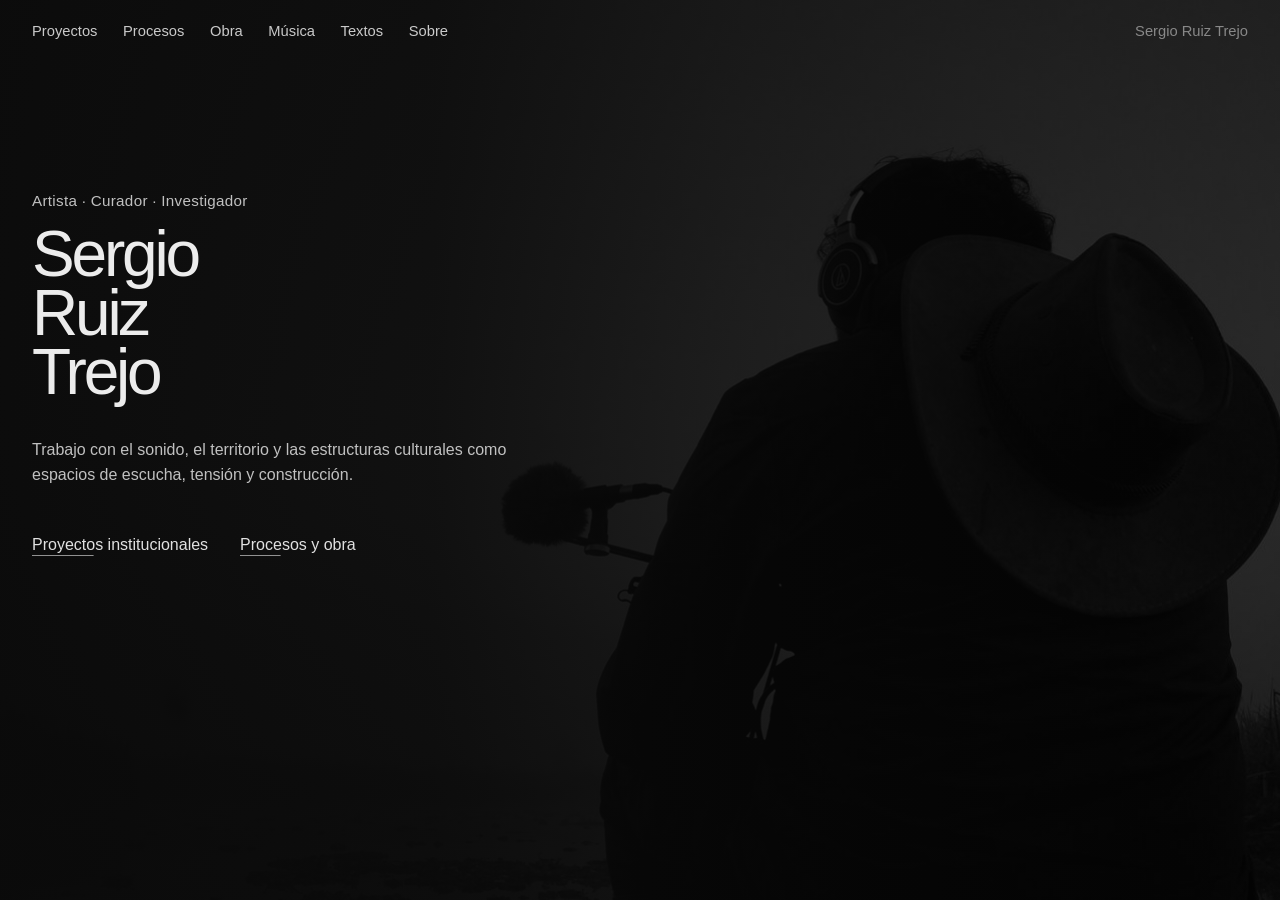
<file: index.html>
<!DOCTYPE html>
<html lang="es">
<head>
  <meta charset="UTF-8" />
  <meta name="viewport" content="width=device-width, initial-scale=1.0" />
  <title>Sergio Ruiz Trejo</title>
  <meta
    name="description"
    content="Sitio web de Sergio Ruiz Trejo, artista, curador e investigador."
  />
  <link rel="stylesheet" href="./styles.css" />
</head>
<body>
  
<header class="site-header">
  <nav class="top-nav" aria-label="Navegación principal">
    
    <div class="nav-left">
      <a href="proyectos.html">Proyectos</a>
      <a href="procesos.html">Procesos</a>
      <a href="obra.html">Obra</a>
<a href="musica.html">Música</a>
      <a href="textos.html">Textos</a>
      <a href="sobre.html">Sobre</a>
    </div>

    <div class="nav-right">
      <a href="index.html" class="home-link">Sergio Ruiz Trejo</a>
    </div>

  </nav>
</header>

  <main class="hero">
    <div class="hero-media"></div>
    <div class="hero-overlay"></div>

    <section class="hero-content">
      <p class="eyebrow">Artista · Curador · Investigador</p>

      <h1>Sergio Ruiz Trejo</h1>

      <p class="subtitle">
        Trabajo con el sonido, el territorio y las estructuras culturales
        como espacios de escucha, tensión y construcción.
      </p>

      <div class="hero-links">
        <a href="proyectos.html">Proyectos institucionales</a>
        <a href="procesos.html">Procesos y obra</a>
      </div>
    </section>
  </main>
</body>
</html>
</file>
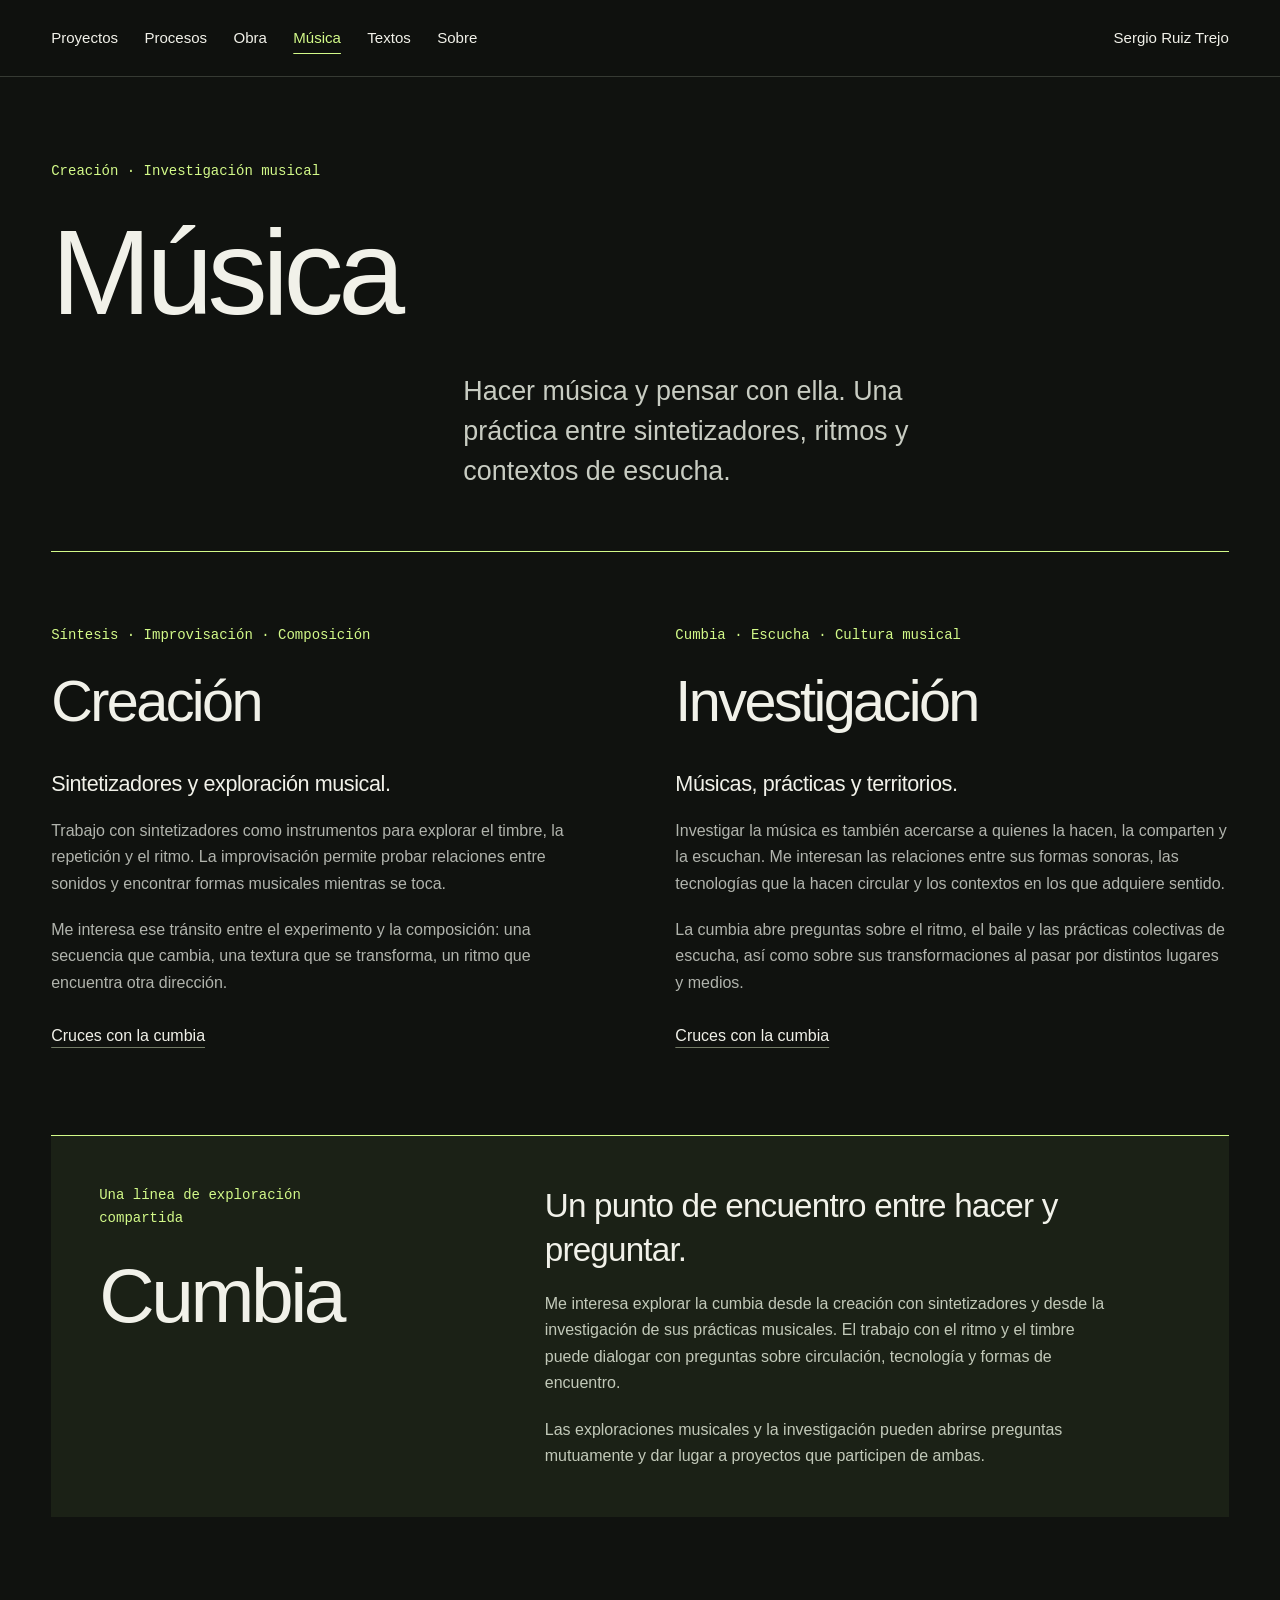
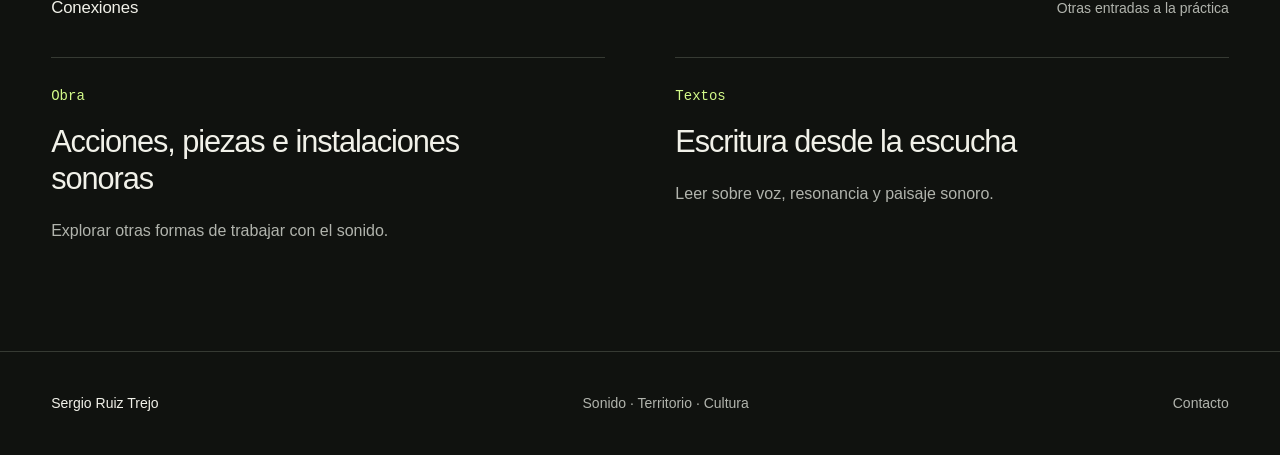
<file: musica.html>
<!DOCTYPE html>
<html lang="es">
<head>
  <meta charset="UTF-8" />
  <meta name="viewport" content="width=device-width, initial-scale=1.0" />
  <title>Música — Sergio Ruiz Trejo</title>
  <meta name="description" content="Creación e investigación musical de Sergio Ruiz Trejo: sintetizadores, improvisación y exploraciones en torno a la cumbia y la cultura musical." />
  <link rel="stylesheet" href="styles.css" />
  <link rel="stylesheet" href="interiores.css" />
  <link rel="stylesheet" href="musica.css" />
</head>
<body class="interior interior--musica">
  <a class="skip-link" href="#contenido">Saltar al contenido</a>
  <header class="site-header">
    <nav class="top-nav" aria-label="Navegación principal">
      <div class="nav-left">
        <a href="proyectos.html">Proyectos</a>
        <a href="procesos.html">Procesos</a>
        <a href="obra.html">Obra</a>
        <a href="musica.html" aria-current="page">Música</a>
        <a href="textos.html">Textos</a>
        <a href="sobre.html">Sobre</a>
      </div>
      <div class="nav-right"><a href="index.html" class="home-link">Sergio Ruiz Trejo</a></div>
    </nav>
  </header>
  <main id="contenido" class="interior-main" tabindex="-1">
    <header class="page-intro">
      <p class="section-label">Creación · Investigación musical</p>
      <h1>Música</h1>
      <p class="intro-text">Hacer música y pensar con ella. Una práctica entre sintetizadores, ritmos y contextos de escucha.</p>
    </header>

    <div class="music-practices">
      <section class="music-practice" aria-labelledby="creacion">
        <p class="section-label">Síntesis · Improvisación · Composición</p>
        <h2 id="creacion">Creación</h2>
        <h3>Sintetizadores y exploración musical.</h3>
        <p>Trabajo con sintetizadores como instrumentos para explorar el timbre, la repetición y el ritmo. La improvisación permite probar relaciones entre sonidos y encontrar formas musicales mientras se toca.</p>
        <p>Me interesa ese tránsito entre el experimento y la composición: una secuencia que cambia, una textura que se transforma, un ritmo que encuentra otra dirección.</p>
        <a class="text-link" href="#cumbia">Cruces con la cumbia</a>
      </section>
      <section class="music-practice" aria-labelledby="investigacion-musical">
        <p class="section-label">Cumbia · Escucha · Cultura musical</p>
        <h2 id="investigacion-musical">Investigación</h2>
        <h3>Músicas, prácticas y territorios.</h3>
        <p>Investigar la música es también acercarse a quienes la hacen, la comparten y la escuchan. Me interesan las relaciones entre sus formas sonoras, las tecnologías que la hacen circular y los contextos en los que adquiere sentido.</p>
        <p>La cumbia abre preguntas sobre el ritmo, el baile y las prácticas colectivas de escucha, así como sobre sus transformaciones al pasar por distintos lugares y medios.</p>
        <a class="text-link" href="#cumbia">Cruces con la cumbia</a>
      </section>
    </div>

    <section class="music-crossing" id="cumbia" aria-labelledby="cumbia-titulo">
      <div><p class="section-label">Una línea de exploración compartida</p><h2 id="cumbia-titulo">Cumbia</h2></div>
      <div class="crossing-copy"><p class="crossing-lead">Un punto de encuentro entre hacer y preguntar.</p><p>Me interesa explorar la cumbia desde la creación con sintetizadores y desde la investigación de sus prácticas musicales. El trabajo con el ritmo y el timbre puede dialogar con preguntas sobre circulación, tecnología y formas de encuentro.</p><p>Las exploraciones musicales y la investigación pueden abrirse preguntas mutuamente y dar lugar a proyectos que participen de ambas.</p></div>
    </section>

    <section class="editorial-section music-connections" aria-labelledby="conexiones">
      <div class="section-heading"><h2 id="conexiones">Conexiones</h2><p>Otras entradas a la práctica</p></div>
      <div class="music-related">
        <a class="related-link" href="obra.html"><span class="section-label">Obra</span><span class="related-title">Acciones, piezas e instalaciones sonoras</span><span class="related-description">Explorar otras formas de trabajar con el sonido.</span></a>
        <a class="related-link" href="textos.html"><span class="section-label">Textos</span><span class="related-title">Escritura desde la escucha</span><span class="related-description">Leer sobre voz, resonancia y paisaje sonoro.</span></a>
      </div>
    </section>
  </main>
  <footer class="site-footer">
    <a href="index.html" class="footer-name">Sergio Ruiz Trejo</a>
    <p>Sonido · Territorio · Cultura</p>
    <a href="sobre.html#contacto">Contacto</a>
  </footer>
</body>
</html>
</file>
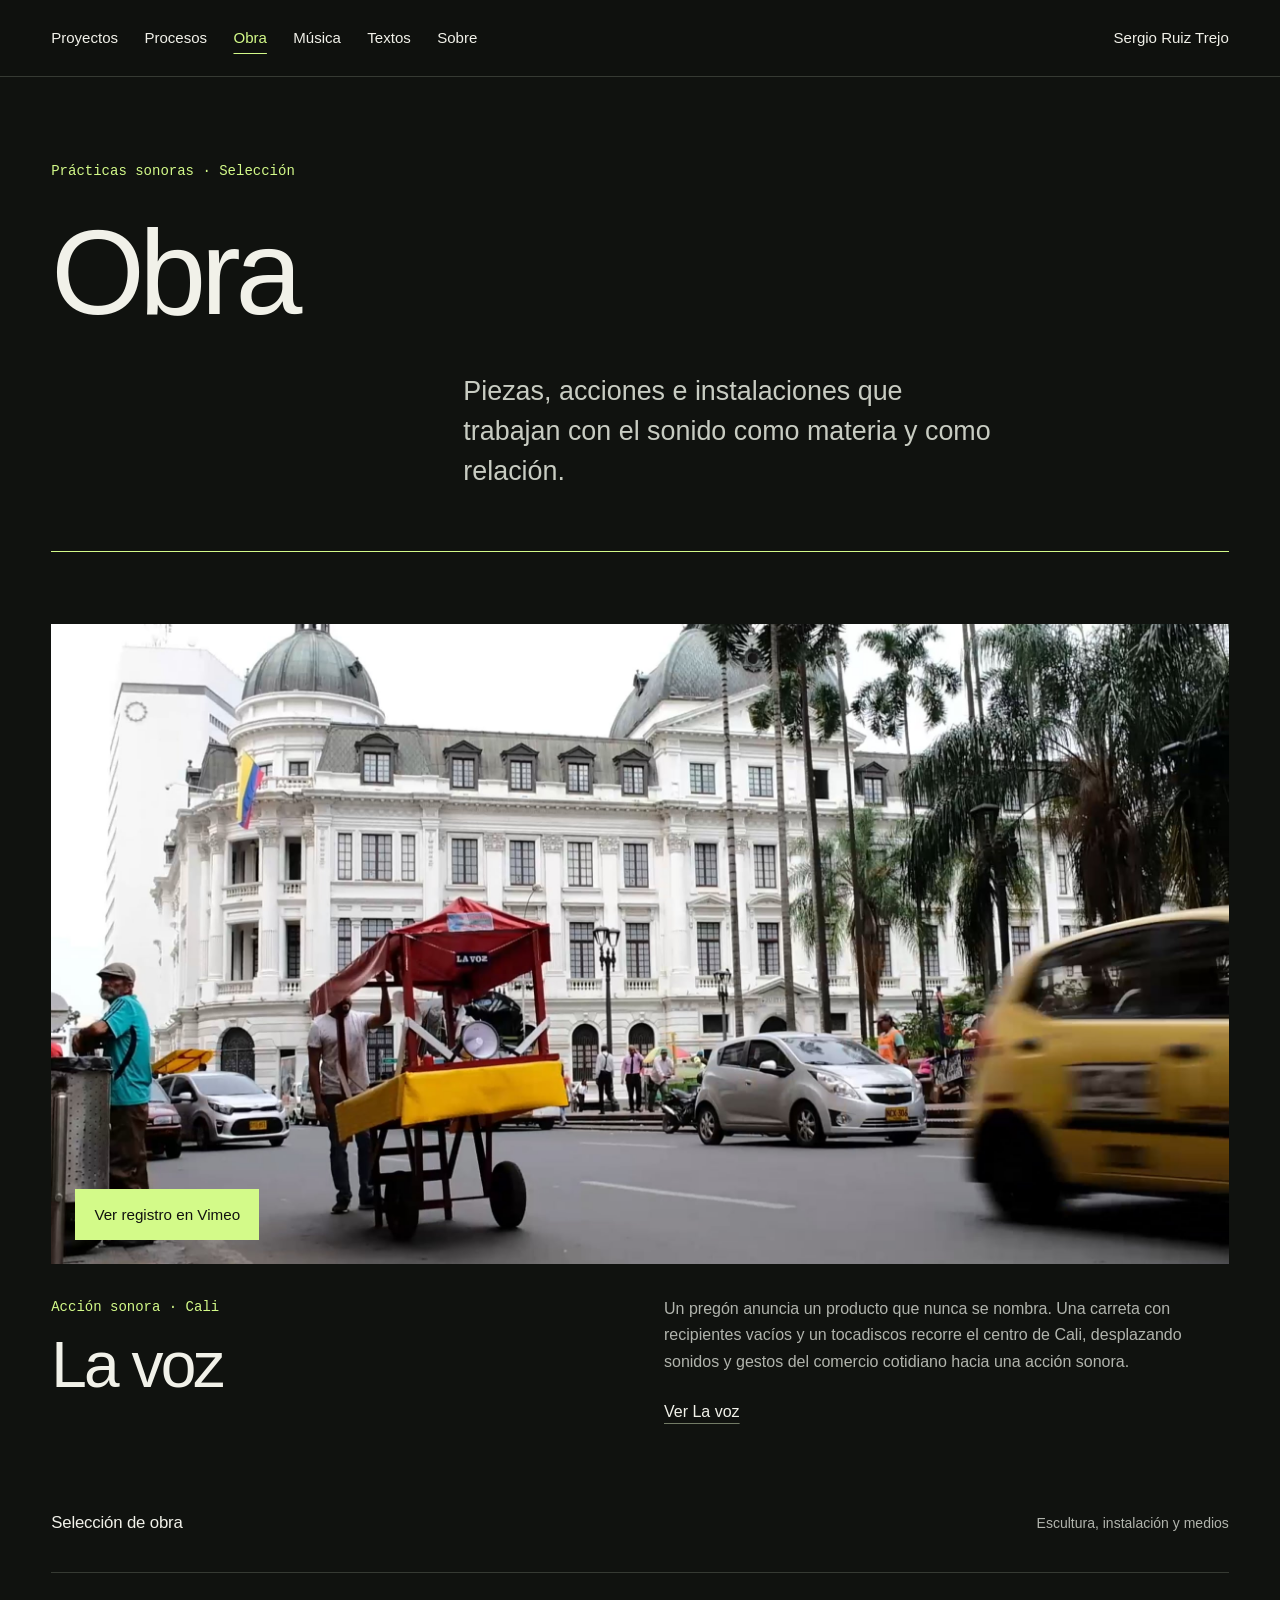
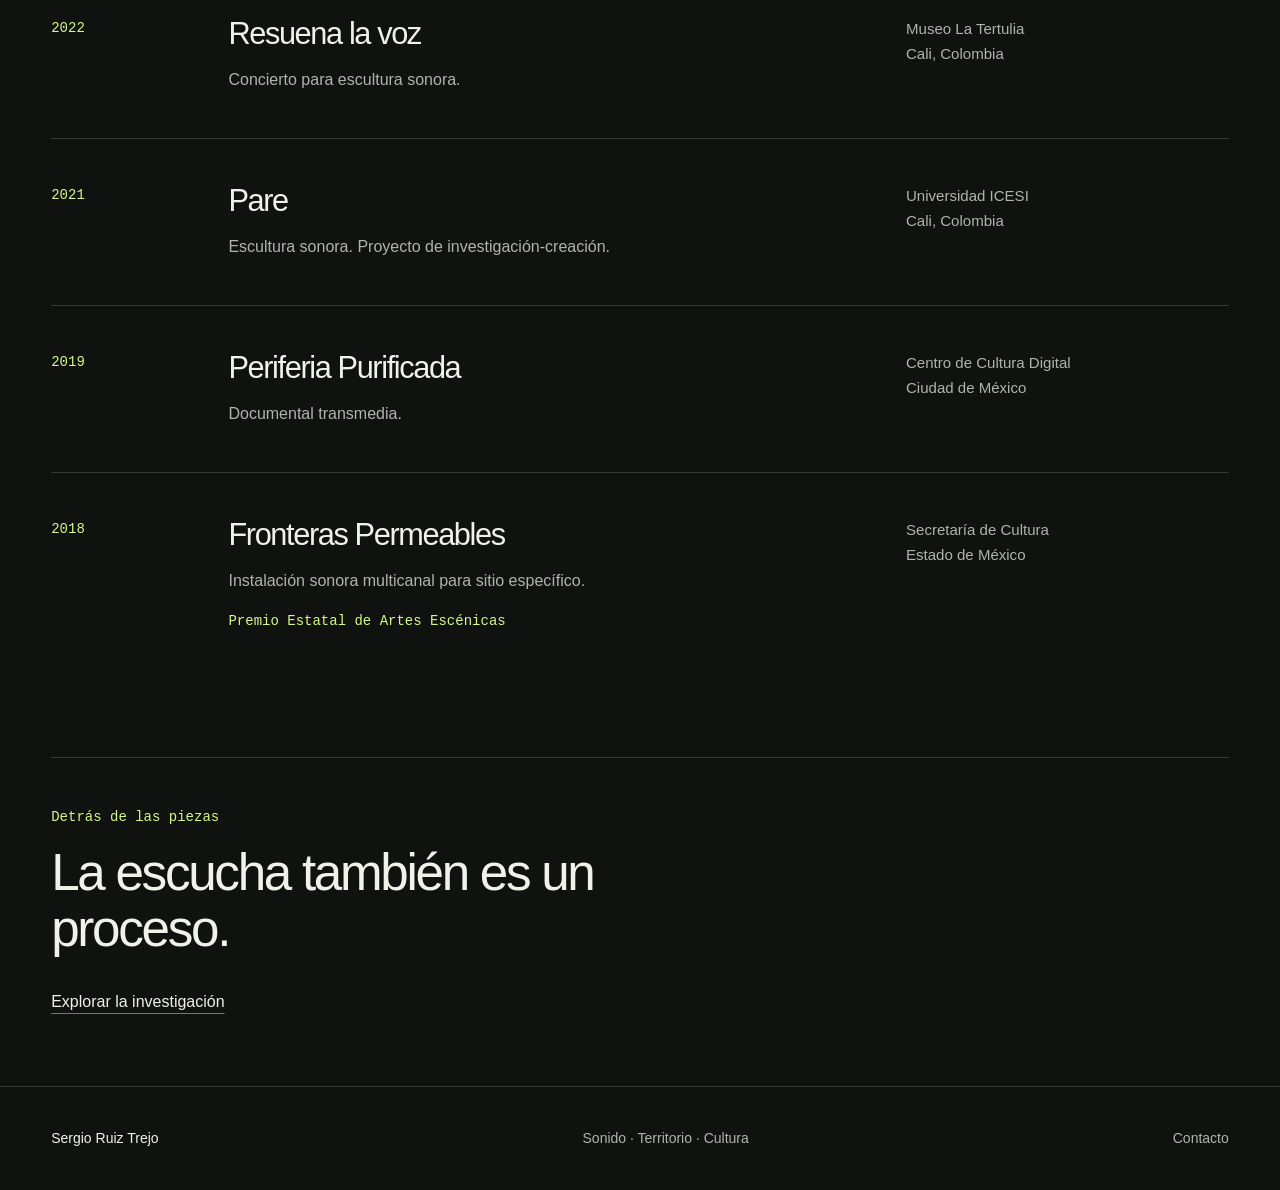
<file: obra.html>
<!DOCTYPE html>
<html lang="es">
<head>
  <meta charset="UTF-8" />
  <meta name="viewport" content="width=device-width, initial-scale=1.0" />
  <title>Obra — Sergio Ruiz Trejo</title>
  <meta name="description" content="Selección de obra de Sergio Ruiz Trejo: acciones sonoras, escultura, instalación multicanal y documental transmedia." />
  <link rel="stylesheet" href="styles.css" />
  <link rel="stylesheet" href="interiores.css" />
</head>
<body class="interior interior--obra">
  <a class="skip-link" href="#contenido">Saltar al contenido</a>
  <header class="site-header">
    <nav class="top-nav" aria-label="Navegación principal">
      <div class="nav-left"><a href="proyectos.html">Proyectos</a>
<a href="procesos.html">Procesos</a>
<a href="obra.html" aria-current="page">Obra</a>
<a href="musica.html">Música</a>
<a href="textos.html">Textos</a>
<a href="sobre.html">Sobre</a></div>
      <div class="nav-right"><a href="index.html" class="home-link">Sergio Ruiz Trejo</a></div>
    </nav>
  </header>
  <main id="contenido" class="interior-main" tabindex="-1">
    <header class="page-intro">
      <p class="section-label">Prácticas sonoras · Selección</p>
      <h1>Obra</h1>
      <p class="intro-text">Piezas, acciones e instalaciones que trabajan con el sonido como materia y como relación.</p>
    </header>
    <section class="featured-work" aria-labelledby="la-voz">
  <a class="video-cover" href="https://vimeo.com/359599909" aria-label="Ver el registro de La voz en Vimeo"><img src="assets/la-voz.jpg" alt="Fotograma del registro de La voz, acción sonora en Cali" width="2400" height="1350" /><span class="video-action">Ver registro en Vimeo</span></a>
  <div class="work-caption"><div><p class="section-label">Acción sonora · Cali</p><h2 id="la-voz">La voz</h2></div><div><p>Un pregón anuncia un producto que nunca se nombra. Una carreta con recipientes vacíos y un tocadiscos recorre el centro de Cali, desplazando sonidos y gestos del comercio cotidiano hacia una acción sonora.</p><a class="text-link" href="https://vimeo.com/359599909">Ver La voz</a></div></div>
</section>
<section class="editorial-section" aria-labelledby="seleccion-obra">
  <div class="section-heading"><h2 id="seleccion-obra">Selección de obra</h2><p>Escultura, instalación y medios</p></div>
  <article class="work-row" id="resuena-la-voz"><p class="entry-year">2022</p><div><h3>Resuena la voz</h3><p>Concierto para escultura sonora.</p></div><p class="work-context">Museo La Tertulia<br>Cali, Colombia</p></article>
  <article class="work-row" id="pare"><p class="entry-year">2021</p><div><h3>Pare</h3><p>Escultura sonora. Proyecto de investigación-creación.</p></div><p class="work-context">Universidad ICESI<br>Cali, Colombia</p></article>
  <article class="work-row" id="periferia-purificada"><p class="entry-year">2019</p><div><h3>Periferia Purificada</h3><p>Documental transmedia.</p></div><p class="work-context">Centro de Cultura Digital<br>Ciudad de México</p></article>
  <article class="work-row" id="fronteras-permeables"><p class="entry-year">2018</p><div><h3>Fronteras Permeables</h3><p>Instalación sonora multicanal para sitio específico.</p><p class="distinction">Premio Estatal de Artes Escénicas</p></div><p class="work-context">Secretaría de Cultura<br>Estado de México</p></article>
</section>
<aside class="page-bridge"><p class="section-label">Detrás de las piezas</p><h2>La escucha también es un proceso.</h2><a class="text-link" href="procesos.html">Explorar la investigación</a></aside>
  </main>
  <footer class="site-footer">
    <a href="index.html" class="footer-name">Sergio Ruiz Trejo</a>
    <p>Sonido · Territorio · Cultura</p>
    <a href="sobre.html#contacto">Contacto</a>
  </footer>
</body>
</html>
</file>
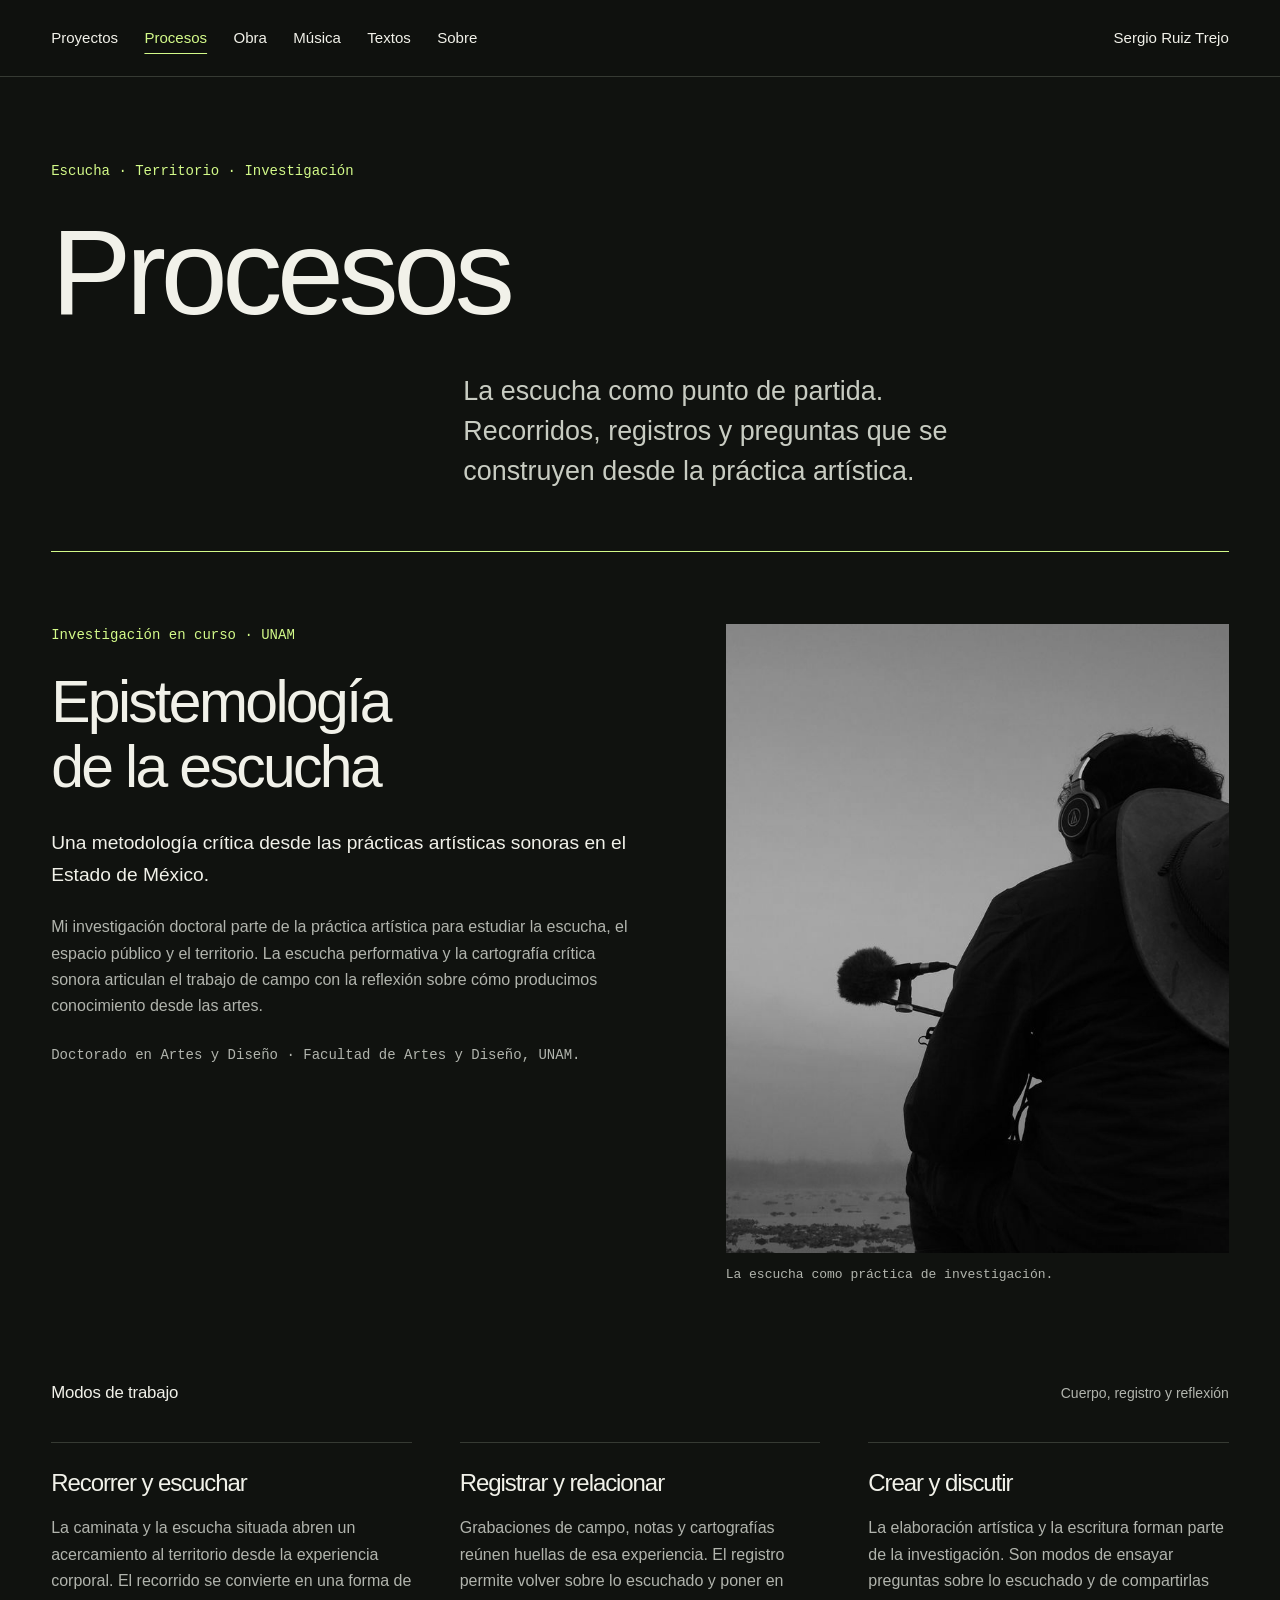
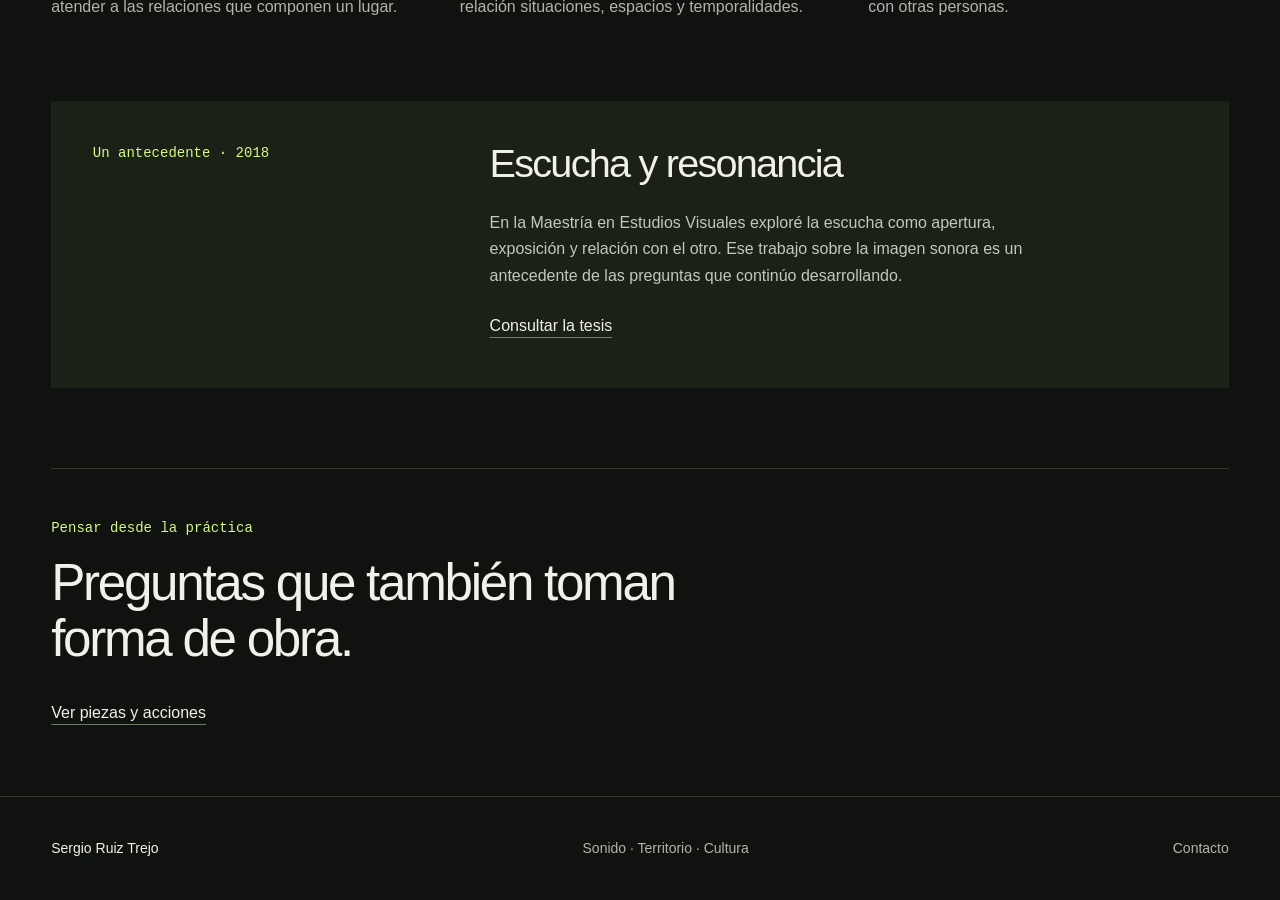
<file: procesos.html>
<!DOCTYPE html>
<html lang="es">
<head>
  <meta charset="UTF-8" />
  <meta name="viewport" content="width=device-width, initial-scale=1.0" />
  <title>Procesos — Sergio Ruiz Trejo</title>
  <meta name="description" content="Investigación artística de Sergio Ruiz Trejo: escucha performativa, cartografía crítica sonora y territorio." />
  <link rel="stylesheet" href="styles.css" />
  <link rel="stylesheet" href="interiores.css" />
</head>
<body class="interior interior--procesos">
  <a class="skip-link" href="#contenido">Saltar al contenido</a>
  <header class="site-header">
    <nav class="top-nav" aria-label="Navegación principal">
      <div class="nav-left"><a href="proyectos.html">Proyectos</a>
<a href="procesos.html" aria-current="page">Procesos</a>
<a href="obra.html">Obra</a>
<a href="musica.html">Música</a>
<a href="textos.html">Textos</a>
<a href="sobre.html">Sobre</a></div>
      <div class="nav-right"><a href="index.html" class="home-link">Sergio Ruiz Trejo</a></div>
    </nav>
  </header>
  <main id="contenido" class="interior-main" tabindex="-1">
    <header class="page-intro">
      <p class="section-label">Escucha · Territorio · Investigación</p>
      <h1>Procesos</h1>
      <p class="intro-text">La escucha como punto de partida. Recorridos, registros y preguntas que se construyen desde la práctica artística.</p>
    </header>
    <section class="research-feature" aria-labelledby="investigacion-doctoral">
  <div class="research-copy">
    <p class="section-label">Investigación en curso · UNAM</p>
    <h2 id="investigacion-doctoral">Epistemología<br>de la escucha</h2>
    <p class="research-subtitle">Una metodología crítica desde las prácticas artísticas sonoras en el Estado de México.</p>
    <p>Mi investigación doctoral parte de la práctica artística para estudiar la escucha, el espacio público y el territorio. La escucha performativa y la cartografía crítica sonora articulan el trabajo de campo con la reflexión sobre cómo producimos conocimiento desde las artes.</p>
    <p class="credit">Doctorado en Artes y Diseño · Facultad de Artes y Diseño, UNAM.</p>
  </div>
  <figure class="field-image"><img src="assets/foto1.jpg" alt="Sergio Ruiz Trejo con audífonos y equipo de registro sonoro en exterior" width="1600" height="899" /><figcaption>La escucha como práctica de investigación.</figcaption></figure>
</section>
<section class="editorial-section" aria-labelledby="modos-trabajo">
  <div class="section-heading"><h2 id="modos-trabajo">Modos de trabajo</h2><p>Cuerpo, registro y reflexión</p></div>
  <div class="method-grid">
    <article><h3>Recorrer y escuchar</h3><p>La caminata y la escucha situada abren un acercamiento al territorio desde la experiencia corporal. El recorrido se convierte en una forma de atender a las relaciones que componen un lugar.</p></article>
    <article><h3>Registrar y relacionar</h3><p>Grabaciones de campo, notas y cartografías reúnen huellas de esa experiencia. El registro permite volver sobre lo escuchado y poner en relación situaciones, espacios y temporalidades.</p></article>
    <article><h3>Crear y discutir</h3><p>La elaboración artística y la escritura forman parte de la investigación. Son modos de ensayar preguntas sobre lo escuchado y de compartirlas con otras personas.</p></article>
  </div>
</section>
<section class="research-note" aria-labelledby="antecedente">
  <p class="section-label">Un antecedente · 2018</p>
  <div><h2 id="antecedente">Escucha y resonancia</h2><p>En la Maestría en Estudios Visuales exploré la escucha como apertura, exposición y relación con el otro. Ese trabajo sobre la imagen sonora es un antecedente de las preguntas que continúo desarrollando.</p><a class="text-link" href="textos.html#escucha-resonancia">Consultar la tesis</a></div>
</section>
<aside class="page-bridge"><p class="section-label">Pensar desde la práctica</p><h2>Preguntas que también toman forma de obra.</h2><a class="text-link" href="obra.html">Ver piezas y acciones</a></aside>
  </main>
  <footer class="site-footer">
    <a href="index.html" class="footer-name">Sergio Ruiz Trejo</a>
    <p>Sonido · Territorio · Cultura</p>
    <a href="sobre.html#contacto">Contacto</a>
  </footer>
</body>
</html>
</file>
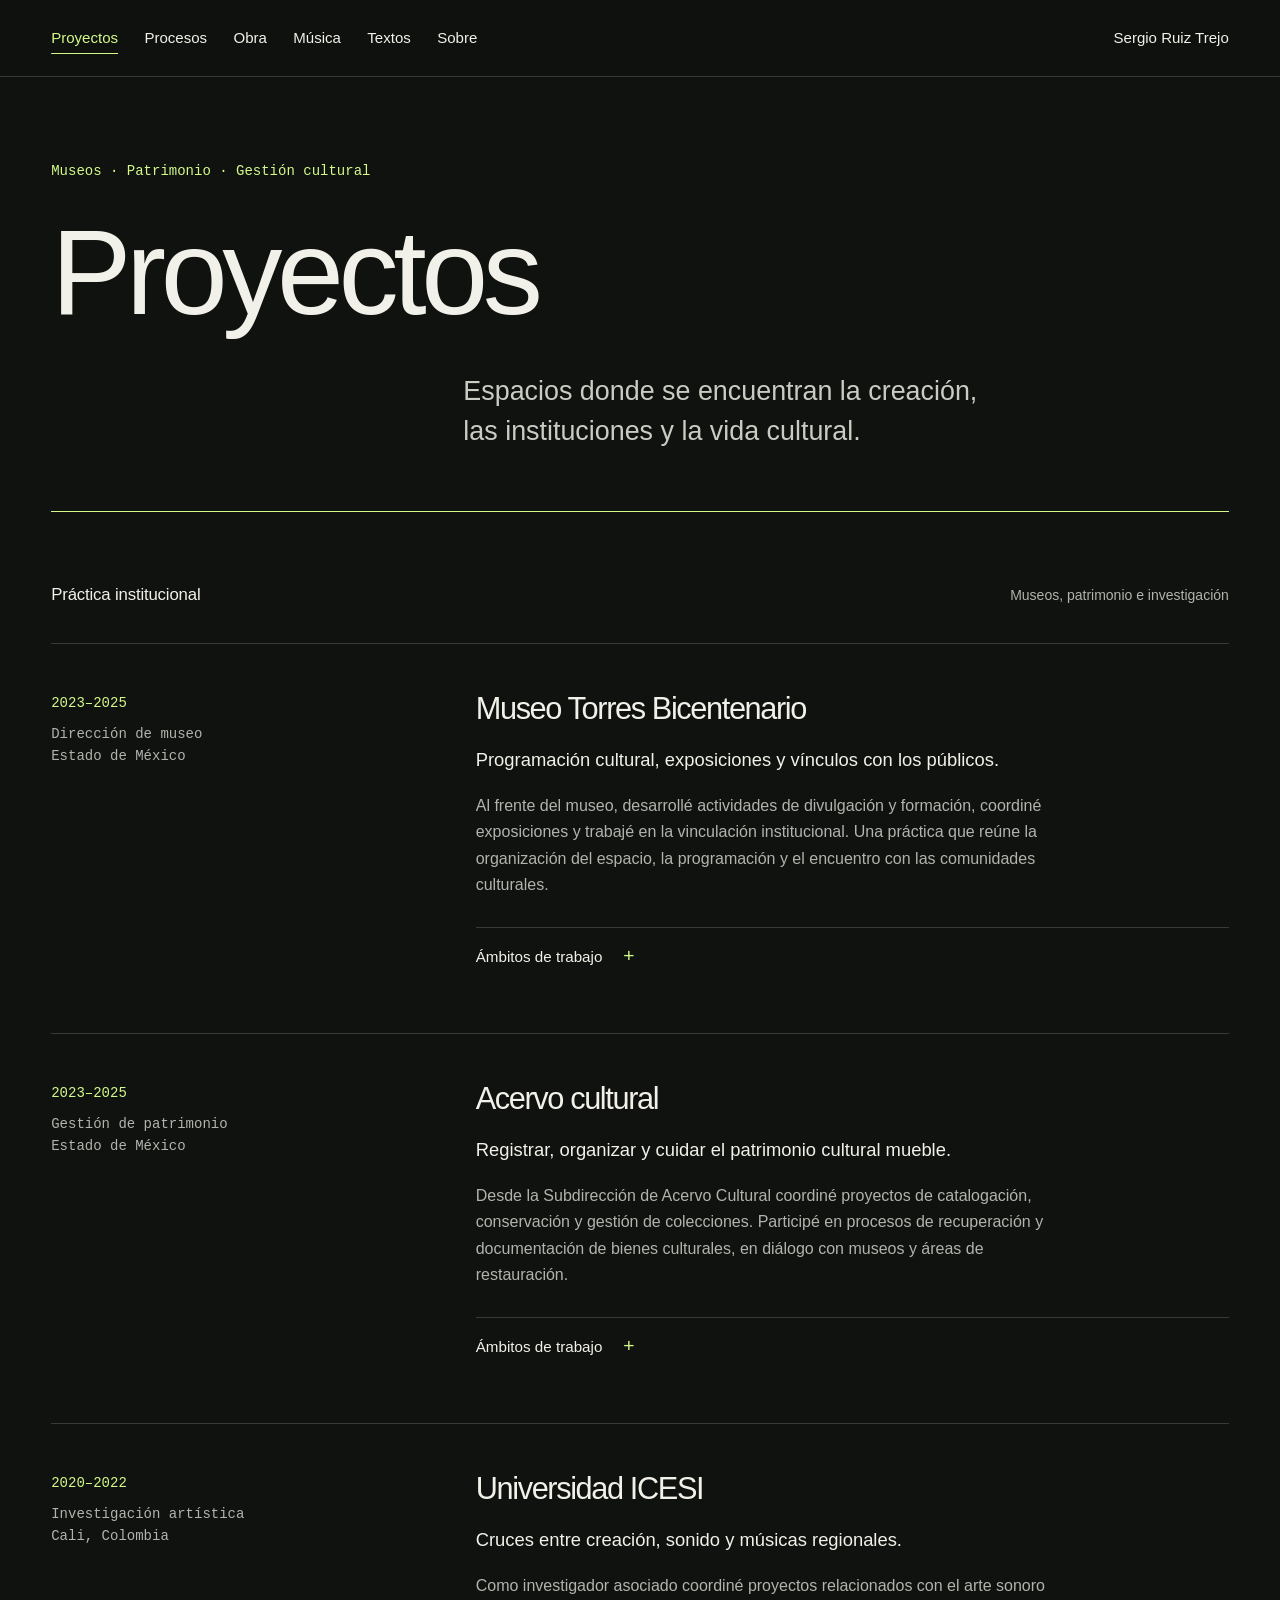
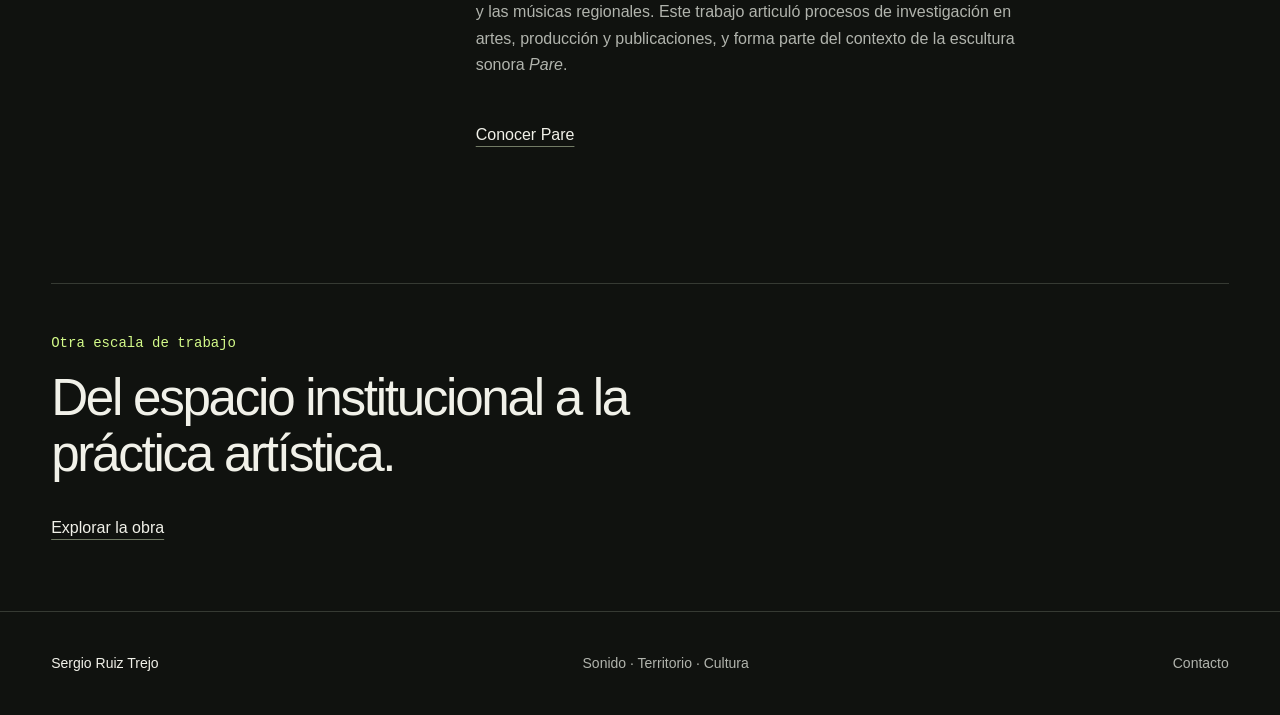
<file: proyectos.html>
<!DOCTYPE html>
<html lang="es">
<head>
  <meta charset="UTF-8" />
  <meta name="viewport" content="width=device-width, initial-scale=1.0" />
  <title>Proyectos — Sergio Ruiz Trejo</title>
  <meta name="description" content="Proyectos institucionales, gestión de acervos, museos e investigación artística de Sergio Ruiz Trejo." />
  <link rel="stylesheet" href="styles.css" />
  <link rel="stylesheet" href="interiores.css" />
</head>
<body class="interior interior--proyectos">
  <a class="skip-link" href="#contenido">Saltar al contenido</a>
  <header class="site-header">
    <nav class="top-nav" aria-label="Navegación principal">
      <div class="nav-left"><a href="proyectos.html" aria-current="page">Proyectos</a>
<a href="procesos.html">Procesos</a>
<a href="obra.html">Obra</a>
<a href="musica.html">Música</a>
<a href="textos.html">Textos</a>
<a href="sobre.html">Sobre</a></div>
      <div class="nav-right"><a href="index.html" class="home-link">Sergio Ruiz Trejo</a></div>
    </nav>
  </header>
  <main id="contenido" class="interior-main" tabindex="-1">
    <header class="page-intro">
      <p class="section-label">Museos · Patrimonio · Gestión cultural</p>
      <h1>Proyectos</h1>
      <p class="intro-text">Espacios donde se encuentran la creación, las instituciones y la vida cultural.</p>
    </header>
    <section class="editorial-section" aria-labelledby="proyectos-seleccionados">
  <div class="section-heading"><h2 id="proyectos-seleccionados">Práctica institucional</h2><p>Museos, patrimonio e investigación</p></div>
  <article class="project-entry">
    <div class="entry-meta"><p>2023–2025</p><p>Dirección de museo</p><p>Estado de México</p></div>
    <div class="entry-body">
      <h3>Museo Torres Bicentenario</h3>
      <p class="entry-lead">Programación cultural, exposiciones y vínculos con los públicos.</p>
      <p>Al frente del museo, desarrollé actividades de divulgación y formación, coordiné exposiciones y trabajé en la vinculación institucional. Una práctica que reúne la organización del espacio, la programación y el encuentro con las comunidades culturales.</p>
      <details><summary>Ámbitos de trabajo</summary><div class="detail-content"><ul><li>Programación y coordinación de exposiciones.</li><li>Actividades académicas y de divulgación.</li><li>Vinculación institucional y trabajo con públicos.</li></ul><p class="credit">Secretaría de Cultura y Turismo del Estado de México.</p></div></details>
    </div>
  </article>
  <article class="project-entry">
    <div class="entry-meta"><p>2023–2025</p><p>Gestión de patrimonio</p><p>Estado de México</p></div>
    <div class="entry-body">
      <h3>Acervo cultural</h3>
      <p class="entry-lead">Registrar, organizar y cuidar el patrimonio cultural mueble.</p>
      <p>Desde la Subdirección de Acervo Cultural coordiné proyectos de catalogación, conservación y gestión de colecciones. Participé en procesos de recuperación y documentación de bienes culturales, en diálogo con museos y áreas de restauración.</p>
      <details><summary>Ámbitos de trabajo</summary><div class="detail-content"><ul><li>Registro, catalogación y organización de acervos.</li><li>Coordinación con museos y áreas de conservación.</li><li>Documentación y regularización de bienes culturales.</li></ul><p class="credit">Secretaría de Cultura y Turismo del Estado de México.</p></div></details>
    </div>
  </article>
  <article class="project-entry">
    <div class="entry-meta"><p>2020–2022</p><p>Investigación artística</p><p>Cali, Colombia</p></div>
    <div class="entry-body">
      <h3>Universidad ICESI</h3>
      <p class="entry-lead">Cruces entre creación, sonido y músicas regionales.</p>
      <p>Como investigador asociado coordiné proyectos relacionados con el arte sonoro y las músicas regionales. Este trabajo articuló procesos de investigación en artes, producción y publicaciones, y forma parte del contexto de la escultura sonora <em>Pare</em>.</p>
      <a class="text-link" href="obra.html#pare">Conocer Pare</a>
    </div>
  </article>
</section>
<aside class="page-bridge"><p class="section-label">Otra escala de trabajo</p><h2>Del espacio institucional a la práctica artística.</h2><a class="text-link" href="obra.html">Explorar la obra</a></aside>
  </main>
  <footer class="site-footer">
    <a href="index.html" class="footer-name">Sergio Ruiz Trejo</a>
    <p>Sonido · Territorio · Cultura</p>
    <a href="sobre.html#contacto">Contacto</a>
  </footer>
</body>
</html>
</file>
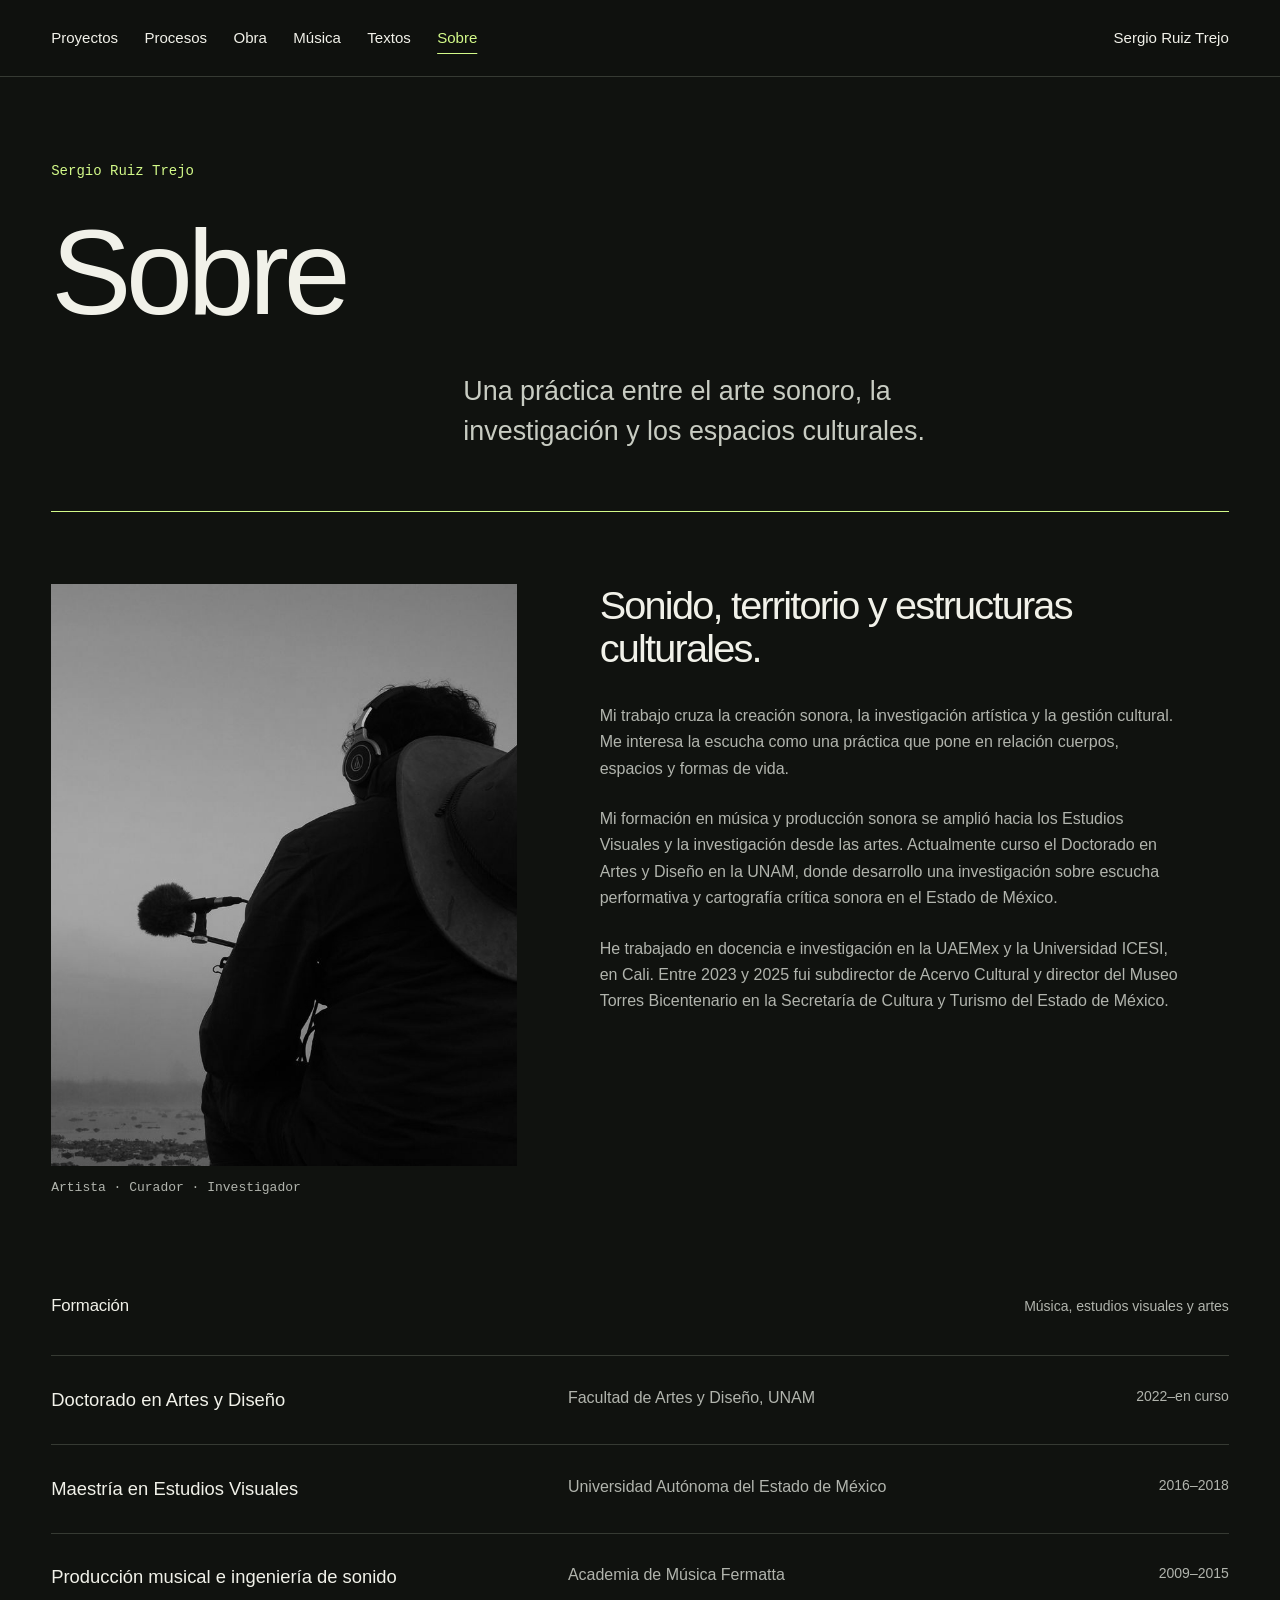
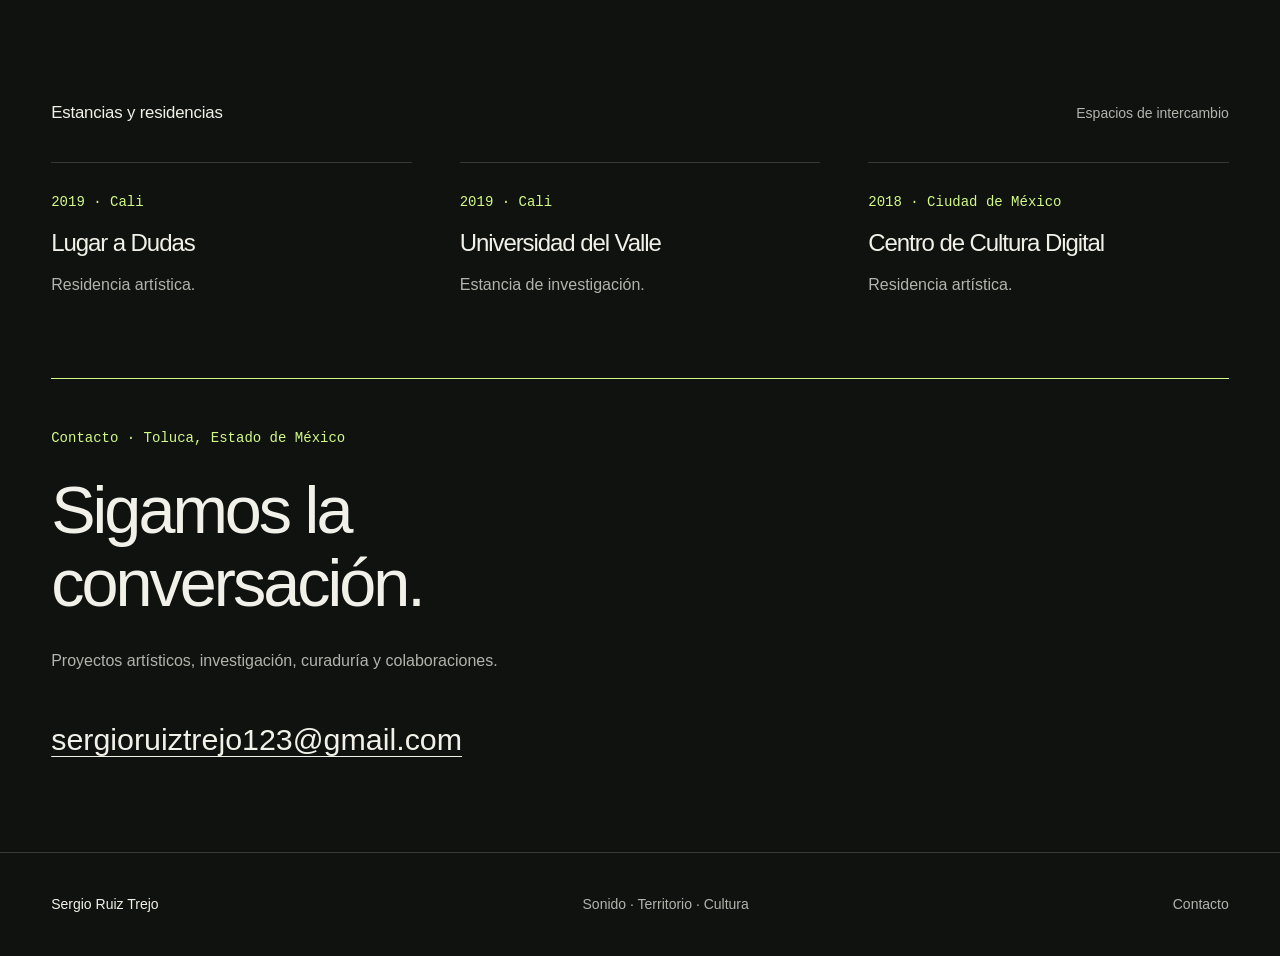
<file: sobre.html>
<!DOCTYPE html>
<html lang="es">
<head>
  <meta charset="UTF-8" />
  <meta name="viewport" content="width=device-width, initial-scale=1.0" />
  <title>Sobre — Sergio Ruiz Trejo</title>
  <meta name="description" content="Semblanza, formación, residencias y contacto de Sergio Ruiz Trejo, artista, curador e investigador en Toluca." />
  <link rel="stylesheet" href="styles.css" />
  <link rel="stylesheet" href="interiores.css" />
</head>
<body class="interior interior--sobre">
  <a class="skip-link" href="#contenido">Saltar al contenido</a>
  <header class="site-header">
    <nav class="top-nav" aria-label="Navegación principal">
      <div class="nav-left"><a href="proyectos.html">Proyectos</a>
<a href="procesos.html">Procesos</a>
<a href="obra.html">Obra</a>
<a href="musica.html">Música</a>
<a href="textos.html">Textos</a>
<a href="sobre.html" aria-current="page">Sobre</a></div>
      <div class="nav-right"><a href="index.html" class="home-link">Sergio Ruiz Trejo</a></div>
    </nav>
  </header>
  <main id="contenido" class="interior-main" tabindex="-1">
    <header class="page-intro">
      <p class="section-label">Sergio Ruiz Trejo</p>
      <h1>Sobre</h1>
      <p class="intro-text">Una práctica entre el arte sonoro, la investigación y los espacios culturales.</p>
    </header>
    <section class="about-grid" aria-labelledby="semblanza">
  <figure class="portrait"><img src="assets/foto1.jpg" alt="Sergio Ruiz Trejo trabajando con equipo de grabación sonora" width="1600" height="899" /><figcaption>Artista · Curador · Investigador</figcaption></figure>
  <div class="about-copy"><h2 id="semblanza">Sonido, territorio y estructuras culturales.</h2><p>Mi trabajo cruza la creación sonora, la investigación artística y la gestión cultural. Me interesa la escucha como una práctica que pone en relación cuerpos, espacios y formas de vida.</p><p>Mi formación en música y producción sonora se amplió hacia los Estudios Visuales y la investigación desde las artes. Actualmente curso el Doctorado en Artes y Diseño en la UNAM, donde desarrollo una investigación sobre escucha performativa y cartografía crítica sonora en el Estado de México.</p><p>He trabajado en docencia e investigación en la UAEMex y la Universidad ICESI, en Cali. Entre 2023 y 2025 fui subdirector de Acervo Cultural y director del Museo Torres Bicentenario en la Secretaría de Cultura y Turismo del Estado de México.</p></div>
</section>
<section class="editorial-section" aria-labelledby="formacion"><div class="section-heading"><h2 id="formacion">Formación</h2><p>Música, estudios visuales y artes</p></div><dl class="trajectory">
  <div><dt>Doctorado en Artes y Diseño</dt><dd><span>Facultad de Artes y Diseño, UNAM</span><span>2022–en curso</span></dd></div>
  <div><dt>Maestría en Estudios Visuales</dt><dd><span>Universidad Autónoma del Estado de México</span><span>2016–2018</span></dd></div>
  <div><dt>Producción musical e ingeniería de sonido</dt><dd><span>Academia de Música Fermatta</span><span>2009–2015</span></dd></div>
</dl></section>
<section class="editorial-section" aria-labelledby="residencias"><div class="section-heading"><h2 id="residencias">Estancias y residencias</h2><p>Espacios de intercambio</p></div><div class="residency-grid"><article><p class="section-label">2019 · Cali</p><h3>Lugar a Dudas</h3><p>Residencia artística.</p></article><article><p class="section-label">2019 · Cali</p><h3>Universidad del Valle</h3><p>Estancia de investigación.</p></article><article><p class="section-label">2018 · Ciudad de México</p><h3>Centro de Cultura Digital</h3><p>Residencia artística.</p></article></div></section>
<section class="contact-section" id="contacto" aria-labelledby="contacto-titulo"><p class="section-label">Contacto · Toluca, Estado de México</p><h2 id="contacto-titulo">Sigamos la conversación.</h2><p>Proyectos artísticos, investigación, curaduría y colaboraciones.</p><a class="contact-email" href="mailto:sergioruiztrejo123@gmail.com">sergioruiztrejo123@gmail.com</a></section>
  </main>
  <footer class="site-footer">
    <a href="index.html" class="footer-name">Sergio Ruiz Trejo</a>
    <p>Sonido · Territorio · Cultura</p>
    <a href="sobre.html#contacto">Contacto</a>
  </footer>
</body>
</html>
</file>
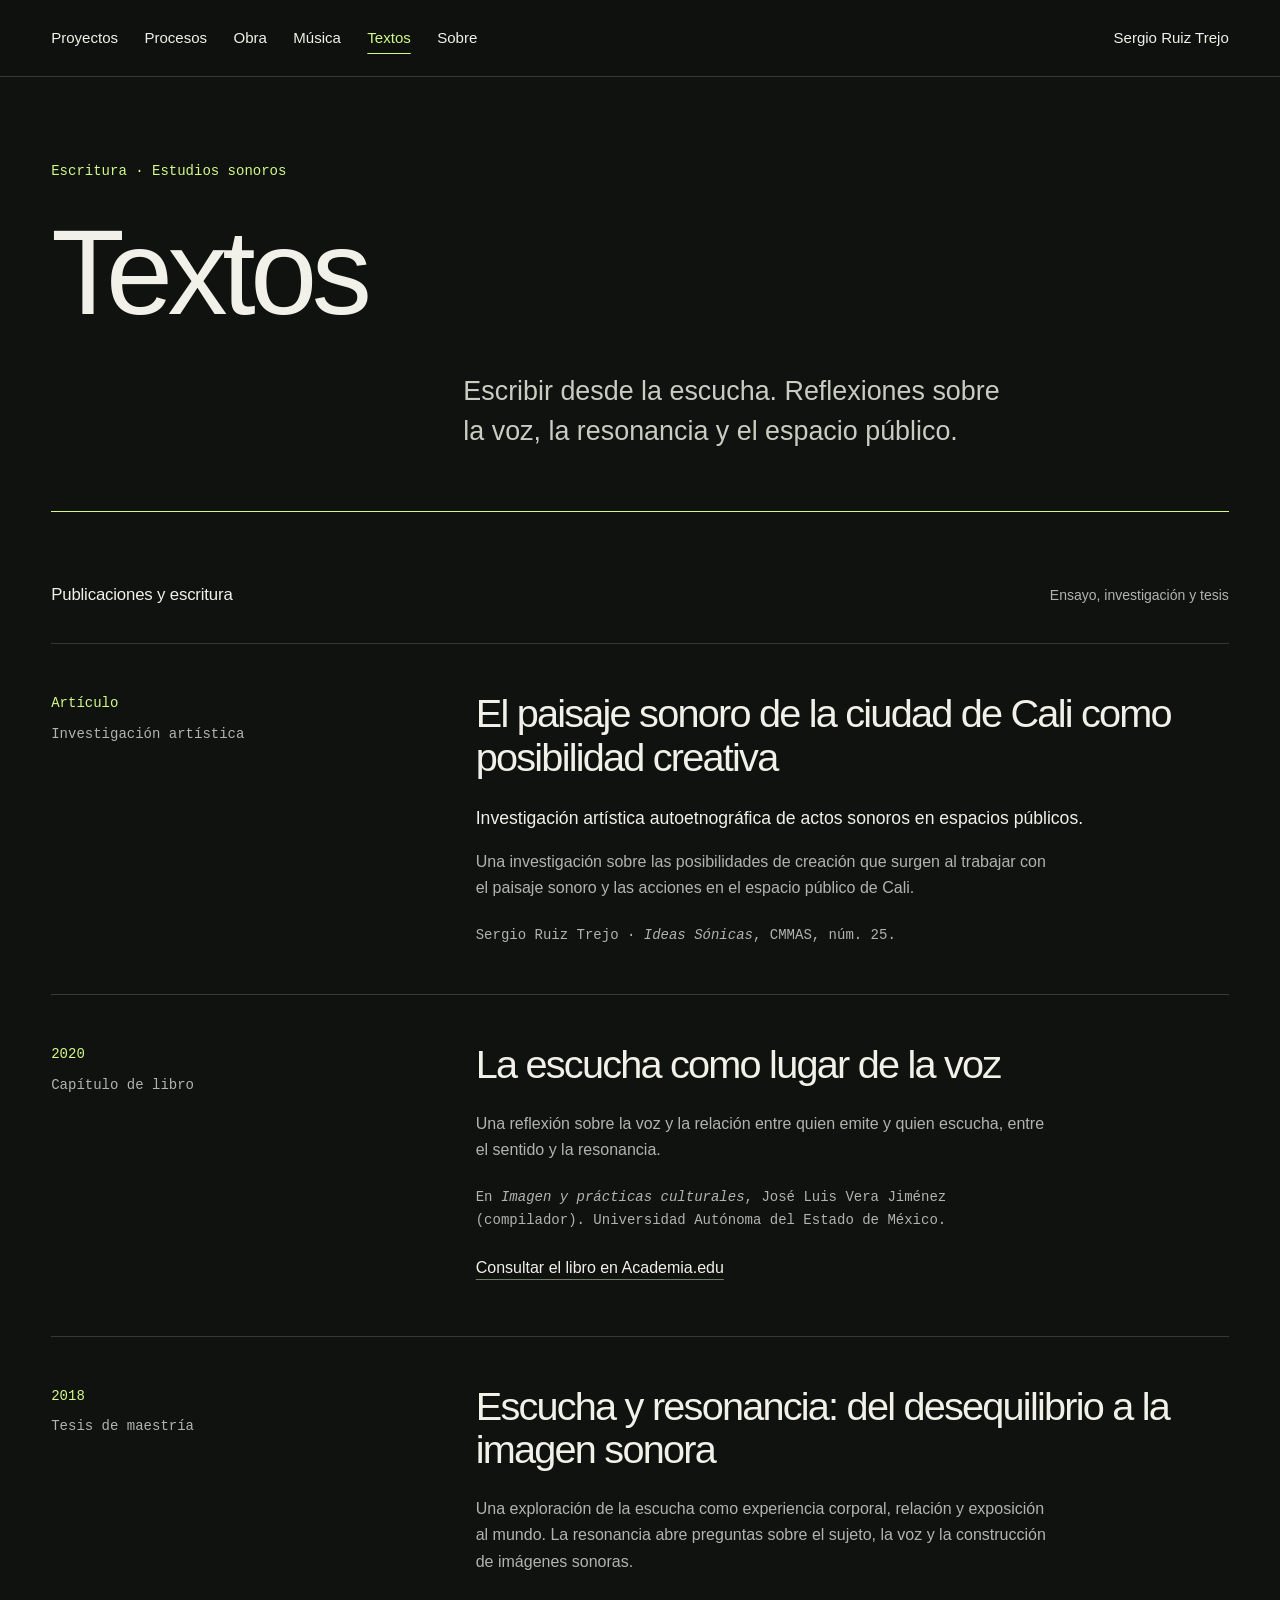
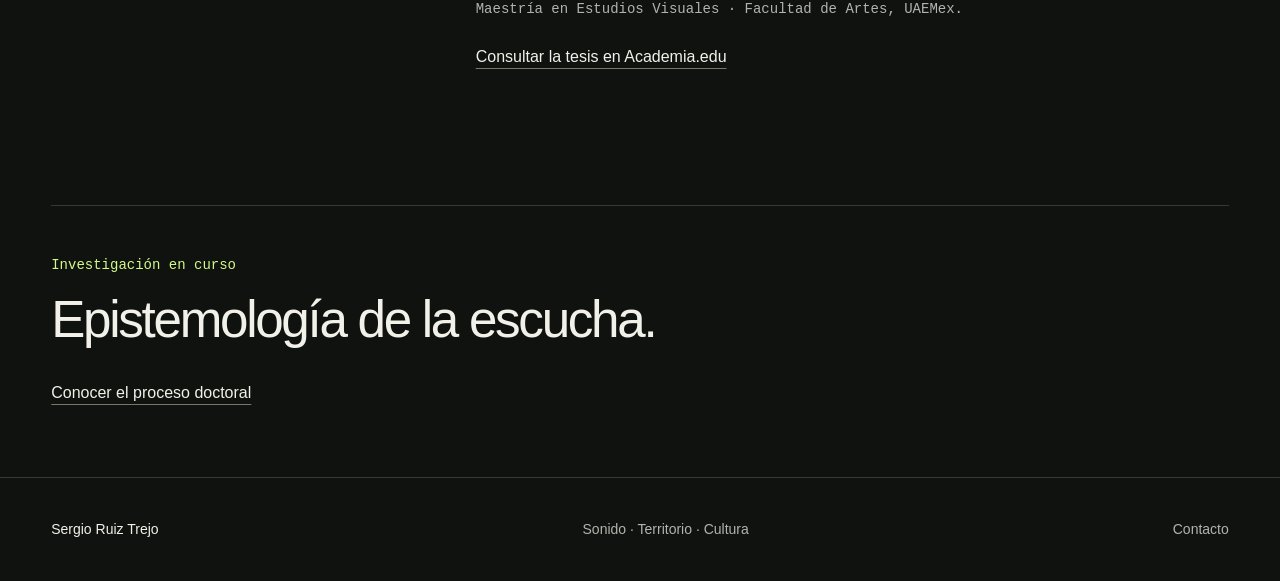
<file: textos.html>
<!DOCTYPE html>
<html lang="es">
<head>
  <meta charset="UTF-8" />
  <meta name="viewport" content="width=device-width, initial-scale=1.0" />
  <title>Textos — Sergio Ruiz Trejo</title>
  <meta name="description" content="Artículos, capítulos de libro y tesis de Sergio Ruiz Trejo sobre escucha, voz, resonancia y paisaje sonoro." />
  <link rel="stylesheet" href="styles.css" />
  <link rel="stylesheet" href="interiores.css" />
</head>
<body class="interior interior--textos">
  <a class="skip-link" href="#contenido">Saltar al contenido</a>
  <header class="site-header">
    <nav class="top-nav" aria-label="Navegación principal">
      <div class="nav-left"><a href="proyectos.html">Proyectos</a>
<a href="procesos.html">Procesos</a>
<a href="obra.html">Obra</a>
<a href="musica.html">Música</a>
<a href="textos.html" aria-current="page">Textos</a>
<a href="sobre.html">Sobre</a></div>
      <div class="nav-right"><a href="index.html" class="home-link">Sergio Ruiz Trejo</a></div>
    </nav>
  </header>
  <main id="contenido" class="interior-main" tabindex="-1">
    <header class="page-intro">
      <p class="section-label">Escritura · Estudios sonoros</p>
      <h1>Textos</h1>
      <p class="intro-text">Escribir desde la escucha. Reflexiones sobre la voz, la resonancia y el espacio público.</p>
    </header>
    <section class="editorial-section publications" aria-labelledby="publicaciones">
  <div class="section-heading"><h2 id="publicaciones">Publicaciones y escritura</h2><p>Ensayo, investigación y tesis</p></div>
  <article class="publication" id="paisaje-cali"><div class="entry-meta"><p>Artículo</p><p>Investigación artística</p></div><div><h3>El paisaje sonoro de la ciudad de Cali como posibilidad creativa</h3><p class="publication-subtitle">Investigación artística autoetnográfica de actos sonoros en espacios públicos.</p><p>Una investigación sobre las posibilidades de creación que surgen al trabajar con el paisaje sonoro y las acciones en el espacio público de Cali.</p><p class="publication-source">Sergio Ruiz Trejo · <em>Ideas Sónicas</em>, CMMAS, núm. 25.</p></div></article>
  <article class="publication" id="lugar-de-la-voz"><div class="entry-meta"><p>2020</p><p>Capítulo de libro</p></div><div><h3>La escucha como lugar de la voz</h3><p>Una reflexión sobre la voz y la relación entre quien emite y quien escucha, entre el sentido y la resonancia.</p><p class="publication-source">En <em>Imagen y prácticas culturales</em>, José Luis Vera Jiménez (compilador). Universidad Autónoma del Estado de México.</p><a class="text-link" href="https://www.academia.edu/49807481/Imagen_y_pra_cticas_culturales">Consultar el libro en Academia.edu</a></div></article>
  <article class="publication" id="escucha-resonancia"><div class="entry-meta"><p>2018</p><p>Tesis de maestría</p></div><div><h3>Escucha y resonancia: del desequilibrio a la imagen sonora</h3><p>Una exploración de la escucha como experiencia corporal, relación y exposición al mundo. La resonancia abre preguntas sobre el sujeto, la voz y la construcción de imágenes sonoras.</p><p class="publication-source">Maestría en Estudios Visuales · Facultad de Artes, UAEMex.</p><a class="text-link" href="https://www.academia.edu/85446327/Escucha_y_Resonancia_del_Desequilibrio_a_la_Imagen_Sonora">Consultar la tesis en Academia.edu</a></div></article>
</section>
<aside class="page-bridge"><p class="section-label">Investigación en curso</p><h2>Epistemología de la escucha.</h2><a class="text-link" href="procesos.html">Conocer el proceso doctoral</a></aside>
  </main>
  <footer class="site-footer">
    <a href="index.html" class="footer-name">Sergio Ruiz Trejo</a>
    <p>Sonido · Territorio · Cultura</p>
    <a href="sobre.html#contacto">Contacto</a>
  </footer>
</body>
</html>
</file>
<file: styles.css>
* {
  margin: 0;
  padding: 0;
  box-sizing: border-box;
}

html,
body {
  min-height: 100%;
}

body {
  font-family: "Helvetica Neue", Helvetica, Arial, sans-serif;
  background: #0a0a0a;
  color: #f3f3f3;
  overflow-x: hidden;
}

/* =========================
   HEADER
========================= */

.site-header {
  position: fixed;
  top: 0;
  left: 0;
  width: 100%;
  z-index: 30;
  padding: 1.4rem 2rem;
}

.top-nav {
  display: flex;
  justify-content: space-between;
  align-items: center;
}

.nav-left {
  display: flex;
  gap: 1.6rem;
}

.nav-left a,
.nav-right a {
  color: rgba(255, 255, 255, 0.78);
  text-decoration: none;
  font-size: 0.92rem;
  transition: color 0.25s ease, opacity 0.25s ease;
}

.nav-left a:hover,
.nav-right a:hover {
  color: rgba(255, 255, 255, 1);
}

.home-link {
  opacity: 0.6;
  white-space: nowrap;
}

/* =========================
   HERO
========================= */

.hero {
  position: relative;
  min-height: 100vh;
  overflow: hidden;
}

.hero-media {
  position: absolute;
  inset: 0;
  background-image: url("./assets/foto1.jpg");
  background-size: cover;
  background-position: 72% center;
  background-repeat: no-repeat;
  filter: grayscale(100%) contrast(1.05) brightness(0.38);
  z-index: 1;
  overflow: hidden;
}

/* glitch sutil en imagen */

.hero-media::before,
.hero-media::after {
  content: "";
  position: absolute;
  inset: 0;
  background-image: inherit;
  background-size: cover;
  background-position: inherit;
  background-repeat: no-repeat;
  mix-blend-mode: screen;
  opacity: 0;
  pointer-events: none;
  transition: opacity 0.2s ease;
}

.hero-media::before {
  transform: translate(2px, 0);
  filter: contrast(1.15) brightness(0.55) sepia(1) hue-rotate(-35deg) saturate(2);
}

.hero-media::after {
  transform: translate(-2px, 0);
  filter: contrast(1.15) brightness(0.55) sepia(1) hue-rotate(180deg) saturate(2);
}

.hero:hover .hero-media::before,
.hero:hover .hero-media::after {
  opacity: 0.12;
}

.hero-overlay {
  position: absolute;
  inset: 0;
  background: linear-gradient(
    90deg,
    rgba(10, 10, 10, 0.96) 0%,
    rgba(10, 10, 10, 0.88) 34%,
    rgba(10, 10, 10, 0.62) 58%,
    rgba(10, 10, 10, 0.28) 100%
  );
  z-index: 2;
  pointer-events: none;
}

.hero-content {
  position: relative;
  z-index: 3;
  min-height: 100vh;
  display: flex;
  flex-direction: column;
  justify-content: flex-start;
  padding: 12rem 2rem 3rem 2rem;
  max-width: 760px;
}

.eyebrow {
  font-size: 0.95rem;
  letter-spacing: 0.02em;
  color: rgba(255, 255, 255, 0.74);
  margin-bottom: 1rem;
}

/* =========================
   TITULO
========================= */

h1 {
  position: relative;
  display: inline-block;
  font-size: clamp(3rem, 5vw, 5.2rem);
  font-weight: 500;
  letter-spacing: -0.05em;
  line-height: 0.92;
  max-width: 6ch;
  color: rgba(255, 255, 255, 0.92);
  transition: opacity 0.2s ease;
}

h1:hover {
  opacity: 0.85;
  animation: subtleInterference 0.22s ease;
}

@keyframes subtleInterference {
  0% { transform: translate(0, 0); }
  20% { transform: translate(-0.5px, 0.5px); }
  40% { transform: translate(0.5px, -0.5px); }
  60% { transform: translate(-0.35px, 0.35px); }
  80% { transform: translate(0.35px, -0.35px); }
  100% { transform: translate(0, 0); }
}

/* =========================
   TEXTO
========================= */

.subtitle {
  margin-top: 2.2rem;
  max-width: 30rem;
  font-size: clamp(1rem, 1.2vw, 1.08rem);
  line-height: 1.6;
  color: rgba(255, 255, 255, 0.74);
}

/* =========================
   LINKS HERO
========================= */

.hero-links {
  display: flex;
  flex-wrap: wrap;
  gap: 1.5rem 2rem;
  margin-top: 3rem;
}

.hero-links a {
  color: rgba(255, 255, 255, 0.88);
  text-decoration: none;
  font-size: 1rem;
  position: relative;
  padding-bottom: 0.15rem;
}

.hero-links a::after {
  content: "";
  position: absolute;
  left: 0;
  bottom: 0;
  width: 100%;
  height: 1px;
  background: rgba(255, 255, 255, 0.55);
  transform: scaleX(0.35);
  transform-origin: left;
  transition: transform 0.25s ease, background 0.25s ease;
}

.hero-links a:hover::after {
  transform: scaleX(1);
  background: rgba(255, 255, 255, 0.95);
}

/* =========================
   PAGINAS INTERNAS
========================= */

.page {
  padding: 10rem 2rem 4rem 2rem;
  max-width: 800px;
}

.page h1 {
  font-size: clamp(2.5rem, 4vw, 3.5rem);
  margin-bottom: 1.5rem;
}

.page p {
  font-size: 1.05rem;
  line-height: 1.6;
  color: rgba(255,255,255,0.75);
}

/* =========================
   RESPONSIVE
========================= */

@media (max-width: 980px) {
  .hero-media {
    background-position: 68% center;
    filter: grayscale(100%) contrast(1.05) brightness(0.32);
  }

  .hero-overlay {
    background: linear-gradient(
      180deg,
      rgba(10, 10, 10, 0.88) 0%,
      rgba(10, 10, 10, 0.72) 40%,
      rgba(10, 10, 10, 0.9) 100%
    );
  }

  .hero-content {
    max-width: 100%;
    padding: 8rem 1.5rem 2.5rem 1.5rem;
  }

  h1 {
    max-width: 100%;
    font-size: clamp(3rem, 8vw, 5.5rem);
  }

  .subtitle {
    max-width: 32rem;
  }
}

@media (max-width: 640px) {
  .site-header {
    padding: 1rem 1rem;
  }

  .top-nav {
    flex-direction: column;
    align-items: flex-start;
    gap: 0.75rem;
  }

  .nav-left {
    flex-wrap: wrap;
    gap: 0.75rem 1rem;
  }

  .hero-content {
    padding: 7rem 1rem 2rem 1rem;
  }

  h1 {
    font-size: clamp(2.6rem, 8vw, 4.2rem);
  }

  .subtitle {
    margin-top: 1.25rem;
    max-width: 100%;
    font-size: 0.98rem;
    line-height: 1.55;
  }

  .hero-links {
    flex-direction: column;
    gap: 1rem;
    margin-top: 2rem;
  }
}
</file>
<file: interiores.css>
/* Páginas interiores: capa editorial sobre la identidad de la portada. */
.interior {
  --paper: #f1f1e9;
  --muted: #b1b4ad;
  --accent: #d3fa89;
  --rule: #363a33;
  background: #10120f;
  color: var(--paper);
  font-size: 1rem;
  line-height: 1.65;
}
.interior * { min-width: 0; }
.interior ::selection { background: var(--accent); color: #10120f; }
.interior a { color: inherit; }
.interior a:focus-visible,
.interior summary:focus-visible { outline: 2px solid var(--accent); outline-offset: 6px; }
.interior .site-header {
  padding: 1.25rem 4%;
  background: rgba(16, 18, 15, .97);
  border-bottom: 1px solid var(--rule);
}
.interior .top-nav { min-height: 2rem; gap: 2rem; }
.interior .nav-left { gap: 1.65rem; }
.interior .nav-left a,
.interior .nav-right a { font-size: .94rem; padding-block: .35rem; }
.interior .nav-left a[aria-current="page"] { color: var(--accent); text-decoration: underline; text-underline-offset: .6rem; }
.interior .home-link { opacity: 1; }
.skip-link { position: fixed; z-index: 100; top: -6rem; left: 1rem; background: var(--accent); color: #10120f !important; padding: .7rem 1rem; }
.skip-link:focus { top: 1rem; }
.interior-main { max-width: 1440px; padding: 10rem 4% 0; margin-inline: auto; }
.interior-main:focus { outline: none; }
.interior h1,
.interior h2,
.interior h3 { font-weight: 400; letter-spacing: -.045em; line-height: 1.1; }
.interior h1 { font-size: clamp(4rem, 9.4vw, 8.7rem); max-width: none; color: var(--paper); }
.interior h1:hover { opacity: 1; animation: none; }
.interior h2 { font-size: clamp(1.8rem, 3.1vw, 3rem); }
.interior h3 { font-size: clamp(1.55rem, 2.4vw, 2.35rem); }
.interior p { max-width: 65ch; }
.section-label,
.entry-meta,
.entry-year,
.credit,
.publication-source,
.distinction,
figcaption {
  font-family: "SFMono-Regular", Consolas, "Liberation Mono", monospace;
  font-size: .875rem;
  line-height: 1.6;
  font-weight: 400;
  letter-spacing: 0;
}
.section-label { color: var(--accent); margin-bottom: 1.5rem; }
.page-intro { position: relative; padding-bottom: 4.5rem; }
.page-intro:after { content: ""; display: block; height: 1px; background: var(--accent); margin-top: 3.7rem; }
.intro-text { color: #c8ccc2; font-size: clamp(1.15rem, 2.1vw, 1.8rem); line-height: 1.5; margin-top: 2rem; max-width: 36ch !important; margin-left: 35%; }
.section-heading { display: flex; align-items: baseline; justify-content: space-between; gap: 1.5rem; margin-bottom: 2.3rem; }
.section-heading h2 { font-size: 1.05rem; font-weight: 500; letter-spacing: -.01em; }
.section-heading p { color: var(--muted); font-size: .875rem; }
.editorial-section { margin-bottom: 5rem; }
.project-entry { display: grid; grid-template-columns: 1fr 2fr; gap: 3rem; border-top: 1px solid var(--rule); padding: 3rem 0; }
.entry-meta { color: var(--muted); }
.entry-meta p:first-child { color: var(--accent); margin-bottom: .5rem; }
.entry-body h3 { margin-bottom: 1.25rem; }
.entry-body > p { color: var(--muted); margin-bottom: 1.2rem; }
.entry-body > .entry-lead { color: var(--paper); font-size: 1.15rem; line-height: 1.5; }
.interior details { margin-top: 1.8rem; border-top: 1px solid var(--rule); }
.interior summary { cursor: pointer; padding: 1rem 2rem 1rem 0; position: relative; list-style: none; width: fit-content; font-size: .95rem; }
.interior summary::-webkit-details-marker { display: none; }
.interior summary::after { content: "+"; position: absolute; right: 0; color: var(--accent); font-size: 1.2rem; top: .75rem; }
.interior details[open] summary::after { content: "−"; }
.detail-content { color: var(--muted); padding-bottom: .5rem; }
.detail-content ul { padding-left: 1.15rem; margin: .25rem 0 1.25rem; }
.detail-content li { padding-bottom: .35rem; }
.text-link { display: inline-block; margin-top: 1.1rem; padding-block: .4rem; text-decoration: underline; text-decoration-color: #727b65; text-underline-offset: .4rem; transition: color .2s ease; }
.text-link:hover { color: var(--accent); text-decoration-color: var(--accent); }
.page-bridge { border-top: 1px solid var(--rule); padding: 3rem 0 4rem; }
.page-bridge .section-label { margin-bottom: 1rem; }
.page-bridge h2 { max-width: 24ch; font-size: clamp(2rem, 4vw, 3.6rem); }
.page-bridge .text-link { margin-top: 1.6rem; }
.site-footer { max-width: 1440px; margin-inline: auto; display: flex; justify-content: space-between; align-items: center; gap: 1.5rem; border-top: 1px solid var(--rule); padding: 2rem 4%; color: var(--muted); font-size: .875rem; }
.site-footer a { text-decoration: none; padding-block: .5rem; }
.site-footer a:hover { color: var(--accent); }
.site-footer .footer-name { color: var(--paper); }
.research-feature { display: grid; grid-template-columns: 1.2fr 1fr; gap: 6%; margin-bottom: 6rem; align-items: start; }
.research-copy h2 { font-size: clamp(2.4rem, 4.6vw, 4.8rem); margin-bottom: 1.7rem; }
.research-copy > p:not(.section-label) { color: var(--muted); margin-top: 1.5rem; }
.research-copy > .research-subtitle { color: var(--paper) !important; font-size: 1.2rem; }
.field-image img { width: 100%; height: auto; aspect-ratio: 4 / 5; object-fit: cover; object-position: 65% center; filter: grayscale(1); display: block; }
.interior figcaption { color: var(--muted); margin-top: .75rem; font-size: .8125rem; }
.method-grid { display: grid; grid-template-columns: repeat(3, 1fr); gap: 3rem; }
.method-grid article { border-top: 1px solid var(--rule); padding-top: 1.7rem; }
.method-grid h3 { font-size: 1.5rem; margin-bottom: 1.2rem; }
.method-grid p { color: var(--muted); }
.research-note { display: grid; grid-template-columns: 1fr 2fr; gap: 3rem; background: #1b2116; padding: 2.6rem; margin-bottom: 5rem; }
.research-note h2 { margin-bottom: 1.5rem; }
.research-note p:not(.section-label) { color: #c2c9b9; }
.featured-work { margin-bottom: 5rem; }
.video-cover { display: block; position: relative; background: #20241c; }
.video-cover img { display: block; width: 100%; height: auto; max-height: 640px; aspect-ratio: 16 / 9; object-fit: cover; }
.video-action { position: absolute; bottom: 1.5rem; left: 1.5rem; padding: .8rem 1.2rem; color: #10120f; background: var(--accent); font-size: .95rem; }
.video-cover:hover .video-action { background: var(--paper); }
.work-caption { display: grid; grid-template-columns: 1fr 1fr; gap: 3rem; padding-top: 2rem; }
.work-caption .section-label { margin-bottom: .75rem; }
.work-caption h2 { font-size: clamp(3rem, 5vw, 4.8rem); }
.work-caption > div > p:not(.section-label) { color: var(--muted); }
.work-row { display: grid; grid-template-columns: .45fr 2fr 1fr; gap: 2rem; padding: 2.8rem 0; border-top: 1px solid var(--rule); }
.work-row h3 { margin-bottom: 1rem; }
.work-row p { color: var(--muted); }
.work-row .entry-year { color: var(--accent); }
.work-context { font-size: .94rem; }
.work-row .distinction { margin-top: 1rem; color: var(--accent); }
.publication { display: grid; grid-template-columns: 1fr 2fr; gap: 3rem; border-top: 1px solid var(--rule); padding: 3rem 0; }
.publication h3 { font-size: clamp(1.8rem, 3.1vw, 3rem); margin-bottom: 1.5rem; }
.publication p { margin-top: 1rem; color: var(--muted); }
.publication .entry-meta p { margin-top: 0; }
.publication .entry-meta p:first-child { color: var(--accent); }
.publication .publication-subtitle { font-size: 1.1rem; color: var(--paper); }
.publication .publication-source { margin-top: 1.4rem; }
.about-grid { display: grid; grid-template-columns: 1fr 1.35fr; gap: 7%; align-items: start; margin-bottom: 6rem; }
.portrait img { display: block; width: 100%; height: auto; aspect-ratio: 4 / 5; object-fit: cover; object-position: 68% center; filter: grayscale(1); }
.about-copy h2 { margin-bottom: 2rem; }
.about-copy p { margin-top: 1.5rem; color: var(--muted); }
.trajectory > div { display: grid; grid-template-columns: 1.1fr 1.5fr; gap: 2rem; padding: 1.8rem 0; border-top: 1px solid var(--rule); }
.trajectory dt { font-size: 1.15rem; }
.trajectory dd { display: flex; justify-content: space-between; gap: 2rem; color: var(--muted); }
.trajectory dd span:last-child { white-space: nowrap; font-size: .875rem; }
.residency-grid { display: grid; grid-template-columns: repeat(3, 1fr); gap: 3rem; }
.residency-grid article { border-top: 1px solid var(--rule); padding-top: 1.8rem; }
.residency-grid .section-label { margin-bottom: 1rem; }
.residency-grid h3 { font-size: 1.5rem; margin-bottom: 1rem; }
.residency-grid p:not(.section-label) { color: var(--muted); }
.contact-section { margin-top: 2rem; padding: 3rem 0 5rem; border-top: 1px solid var(--accent); }
.contact-section h2 { font-size: clamp(2.3rem, 5.2vw, 5rem); max-width: 17ch; margin-bottom: 1.7rem; }
.contact-section p:not(.section-label) { color: var(--muted); }
.contact-email { display: inline-block; font-size: clamp(1rem, 2.4vw, 1.9rem); margin-top: 2rem; padding-block: .5rem; text-decoration-thickness: 1px; text-underline-offset: .4rem; overflow-wrap: anywhere; }
.contact-email:hover { color: var(--accent); }
.interior [id] { scroll-margin-top: 8rem; }
@media (min-width: 1500px) { .interior .site-header { padding-inline: max(4%, calc((100vw - 1325px)/2)); } }
@media (max-width: 900px) {
  .interior-main { padding-top: 9rem; }
  .intro-text { margin-left: 25%; }
  .project-entry, .publication, .research-note { grid-template-columns: .7fr 2fr; gap: 2rem; }
  .research-feature, .about-grid { gap: 2rem; }
  .method-grid, .residency-grid { gap: 1.5rem; }
  .work-row { grid-template-columns: .35fr 2fr; gap: 1.5rem; }
  .work-context { grid-column: 2; }
  .trajectory > div { grid-template-columns: 1fr; gap: .6rem; }
}
@media (max-width: 640px) {
  .interior .site-header { padding: .8rem 5%; }
  .interior .top-nav { gap: .5rem; }
  .interior .nav-left { flex-wrap: wrap; gap: .25rem 1rem; }
  .interior .nav-left a, .interior .nav-right a { font-size: .875rem; }
  .interior .nav-right { order: -1; }
  .interior .nav-left a[aria-current="page"] { text-underline-offset: .25rem; }
  .interior-main { padding: 10rem 5% 0; }
  .interior h1 { font-size: clamp(3.5rem, 15vw, 6rem); }
  .page-intro { padding-bottom: 2.5rem; }
  .page-intro .section-label { max-width: 28ch; margin-bottom: 1rem; }
  .intro-text { margin-left: 0; margin-top: 1.5rem; font-size: 1.2rem; }
  .page-intro:after { margin-top: 2rem; }
  .section-heading { display: block; margin-bottom: 1.5rem; }
  .section-heading p { margin-top: .4rem; }
  .project-entry, .publication, .research-note { grid-template-columns: 1fr; gap: 1.5rem; padding-block: 2rem; }
  .entry-meta { display: flex; flex-wrap: wrap; gap: .35rem 1.25rem; }
  .entry-meta p:first-child { margin: 0; }
  .research-feature, .about-grid, .work-caption { grid-template-columns: 1fr; gap: 2rem; }
  .research-feature, .about-grid { margin-bottom: 3.5rem; }
  .research-feature .field-image { max-width: 100%; }
  .field-image img, .portrait img { aspect-ratio: 5 / 4; }
  .method-grid, .residency-grid { grid-template-columns: 1fr; gap: 2rem; }
  .research-note { padding: 1.5rem; margin-bottom: 3rem; }
  .research-note .section-label { margin-bottom: 0; }
  .editorial-section, .featured-work { margin-bottom: 3rem; }
  .video-action { bottom: .75rem; left: .75rem; padding: .6rem .8rem; font-size: .875rem; }
  .work-row { grid-template-columns: 1fr; gap: .75rem; padding-block: 2rem; }
  .work-row .work-context { grid-column: auto; }
  .work-row h3 { margin-bottom: .6rem; }
  .trajectory dd { flex-direction: column; gap: .4rem; }
  .site-footer { flex-wrap: wrap; padding: 1.5rem 5%; gap: .75rem 2rem; }
  .site-footer p { order: 2; flex-basis: 100%; }
  .page-bridge { padding-block: 2.5rem; }
  .contact-section { padding: 2rem 0 3rem; }
  .interior [id] { scroll-margin-top: 10rem; }
}
@media (prefers-reduced-motion: reduce) {
  .interior *, .interior *::before, .interior *::after { animation: none !important; transition: none !important; scroll-behavior: auto !important; }
}
</file>
<file: musica.css>
.music-practices {
  display: grid;
  grid-template-columns: repeat(2, minmax(0, 1fr));
  gap: 6%;
  margin-bottom: 5rem;
}
.music-practice { display: flex; flex-direction: column; align-items: flex-start; }
.music-practice h2 { font-size: clamp(2.3rem, 4.5vw, 4.4rem); margin-bottom: 2.2rem; }
.music-practice h3 { font-size: 1.35rem; letter-spacing: -.02em; line-height: 1.35; margin-bottom: 1.25rem; }
.music-practice > p:not(.section-label) { color: var(--muted); margin-bottom: 1.25rem; }
.music-practice .text-link { margin-top: auto; }
.music-crossing {
  display: grid;
  grid-template-columns: 1fr 1.6fr;
  gap: 3rem;
  padding: 3rem;
  margin-bottom: 5rem;
  background: #1b2116;
  border-top: 1px solid var(--accent);
}
.music-crossing h2 { font-size: clamp(3rem, 6vw, 6rem); }
.music-crossing .section-label { max-width: 25ch; }
.crossing-copy p { color: #c2c9b9; margin-bottom: 1.25rem; }
.crossing-copy p:last-child { margin-bottom: 0; }
.crossing-copy .crossing-lead { color: var(--paper); font-size: clamp(1.4rem, 2.6vw, 2.2rem); line-height: 1.3; letter-spacing: -.025em; }
.music-related { display: grid; grid-template-columns: repeat(2, minmax(0, 1fr)); gap: 6%; }
.related-link { display: flex; flex-direction: column; text-decoration: none; padding: 1.7rem 0; border-top: 1px solid var(--rule); }
.related-link .section-label { margin-bottom: 1rem; }
.related-title { font-size: clamp(1.5rem, 2.4vw, 2.3rem); line-height: 1.2; letter-spacing: -.035em; max-width: 25ch; }
.related-description { margin-top: 1.25rem; color: var(--muted); }
.related-link:hover .related-title { color: var(--accent); }
@media (max-width: 900px) {
  .music-crossing { gap: 2rem; padding: 2rem; }
}
@media (max-width: 640px) {
  .music-practices, .music-related { grid-template-columns: 1fr; gap: 2.5rem; }
  .music-practices { margin-bottom: 3rem; }
  .music-practice + .music-practice { border-top: 1px solid var(--rule); padding-top: 2.5rem; }
  .music-practice h2 { font-size: clamp(2.3rem, 10vw, 4rem); margin-bottom: 1.5rem; }
  .music-practice .section-label { margin-bottom: 1rem; }
  .music-practice .text-link { margin-top: .5rem; }
  .music-crossing { grid-template-columns: 1fr; padding: 1.5rem; margin-bottom: 3rem; }
  .music-crossing .section-label { max-width: none; }
  .music-related { gap: 1rem; }
}
</file>
